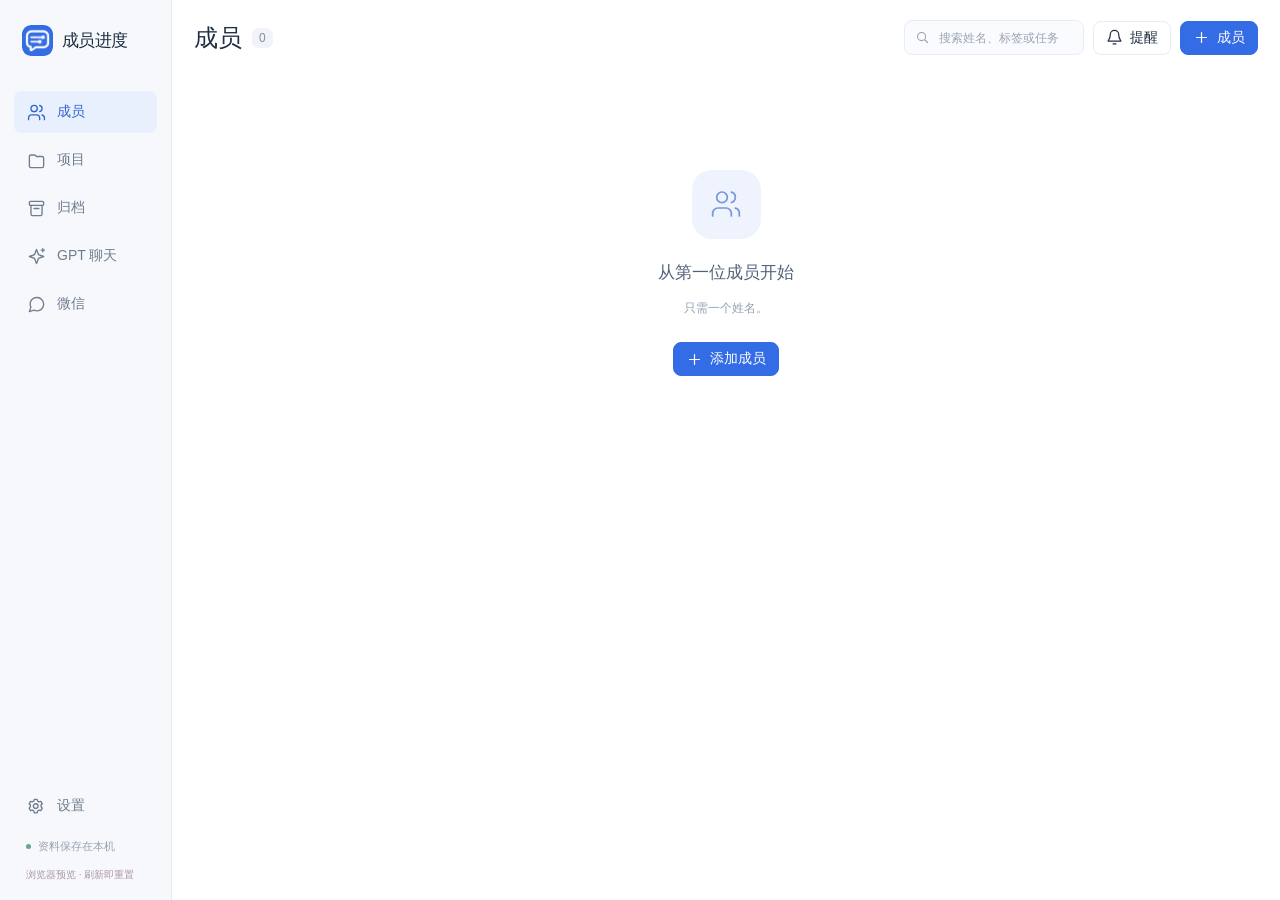
<file: app/web/index.html>
<!doctype html>
<html lang="zh-CN">
<head>
  <meta charset="UTF-8">
  <meta name="viewport" content="width=device-width, initial-scale=1">
  <meta name="color-scheme" content="light">
  <meta http-equiv="Content-Security-Policy" content="default-src 'self'; script-src 'self'; style-src 'self' 'unsafe-inline'; img-src 'self' data: https://student-progress-media.local; connect-src 'none'; object-src 'none'; base-uri 'none'; form-action 'none'">
  <title>成员进度</title>
  <link rel="stylesheet" href="styles.css?v=15">
  <link rel="stylesheet" href="assistant.css?v=15">
  <link rel="stylesheet" href="mobile-settings.css?v=15">
  <script src="mobile-settings.js?v=15" defer></script>
  <script src="preview.js?v=15" defer></script>
  <script src="assistant.js?v=15" defer></script>
  <script src="gantt.js?v=15" defer></script>
  <script src="board-split.js?v=15" defer></script>
  <script src="reminder-display.js?v=15" defer></script>
  <link rel="stylesheet" href="wechat.css?v=15">
  <script src="wechat.js?v=15" defer></script>
  <script src="app.js?v=15" defer></script>
  <link rel="stylesheet" href="reminder-display.css?v=15">
</head>
<body>
  <div class="app-shell">
    <aside id="sidebar" class="sidebar" aria-label="主导航"></aside>
    <main id="main" class="main" aria-live="polite"><div class="loading">正在打开成员进度…</div></main>
  </div>
  <div id="drawer-root"></div>
  <div id="modal-root"></div>
  <div id="toast-root" class="toast-root" role="status" aria-live="polite"></div>
</body>
</html>
</file>
<file: app/web/styles.css>
:root{font-family:Inter,"Segoe UI","Microsoft YaHei UI","Microsoft YaHei",sans-serif;color:#202d42;background:#f7f9fc;font-size:14px;font-synthesis:none;--blue:#346ce5;--blue-soft:#edf3ff;--border:#e7ebf1;--muted:#8b96a7;--text:#202d42;--day:42px;--info:340px}*{box-sizing:border-box}body{margin:0}button,input,textarea,select{font:inherit}button,a,input,textarea,select{-webkit-tap-highlight-color:transparent}button{cursor:pointer}button{display:inline-flex;align-items:center;justify-content:center;gap:7px;border:1px solid var(--border);border-radius:8px;background:white;color:var(--text);min-height:34px;padding:7px 12px;transition:background .15s,border-color .15s}button:hover{background:#f3f6fb;border-color:#ced8e8}button:disabled{opacity:.48;cursor:default}button:focus-visible,a:focus-visible{outline:3px solid #b9cdfa;outline-offset:2px}button.primary{background:var(--blue);color:white;border-color:var(--blue)}button.primary:hover{background:#235ad0}button.ghost{border-color:transparent;background:transparent}button.ghost:hover{background:#eaf0f8}button.text-button{min-height:27px;border:none;background:transparent;color:var(--blue);padding:3px 4px}button.danger{color:#b54848}button.small{font-size:12px;min-height:29px;padding:4px 8px}button.icon-button{width:32px;min-width:32px;height:32px;min-height:32px;padding:6px;border-color:transparent;background:transparent;color:#8290a4}button.icon-button:hover{background:#edf2f8;color:#345a9d}svg.icon{height:17px;width:17px;flex-shrink:0;stroke:currentColor;fill:none;stroke-width:1.7;stroke-linecap:round;stroke-linejoin:round}input,textarea,select{border:1px solid #dfe5ee;background:#fff;color:var(--text);border-radius:8px;outline:none;padding:9px 11px;min-width:0}input:focus,textarea:focus,select:focus{border-color:#83a5f1;box-shadow:0 0 0 3px #eef3ff}input::placeholder,textarea::placeholder{color:#9aa5b4}textarea{resize:vertical;line-height:1.7}input[type=checkbox]{accent-color:var(--blue);width:15px;height:15px;padding:0;cursor:pointer;flex-shrink:0}h1,h2,h3,p{margin:0}h1{font-size:24px;font-weight:650;letter-spacing:-.5px}h2{font-size:19px;font-weight:650}h3{font-size:14px;font-weight:650}.app-shell{display:flex;height:100vh;overflow:hidden}.sidebar{width:172px;flex-shrink:0;background:#f6f8fc;border-right:1px solid var(--border);display:flex;flex-direction:column;padding:25px 14px 17px}.brand{display:flex;align-items:center;gap:9px;font-size:17px;font-weight:650;padding:0 8px 35px;white-space:nowrap;letter-spacing:-.6px}.brand-mark{height:31px;width:31px;background:#346ce5;color:#fff;display:flex;align-items:center;justify-content:center;border-radius:9px;box-shadow:0 4px 9px #346ce521}.brand-mark svg{height:20px;width:20px}.navigation{display:flex;flex-direction:column;gap:6px}.nav-button{justify-content:flex-start;gap:11px;border:0;background:transparent;color:#6f7d90;min-height:42px;font-weight:500;padding-left:13px}.nav-button svg{height:19px;width:19px}.nav-button.active{background:#e8effd;color:#3166d4;font-weight:650}.sidebar-footer{margin-top:auto;display:flex;flex-direction:column;gap:12px}.local-status{font-size:11px;color:#98a2b1;padding:0 12px;display:flex;align-items:center;gap:7px}.status-dot{height:5px;width:5px;flex-shrink:0;border-radius:50%;background:#67a58b}.main{flex:1;min-width:0;background:#fff;display:flex;flex-direction:column;overflow:hidden}.page-header{padding:30px 31px 24px;display:flex;align-items:center;justify-content:space-between;gap:20px}.heading-line{display:flex;align-items:center;gap:11px}.count{background:#f0f3f8;color:#8290a5;border-radius:7px;font-size:12px;padding:3px 7px}.page-subtitle{color:#8a97a9;font-size:12px;margin-top:8px}.header-actions{display:flex;align-items:center;gap:9px}.search-wrap{display:flex;align-items:center;position:relative}.search-wrap svg{position:absolute;left:11px;width:15px;color:#96a2b3;pointer-events:none}.search-wrap input{width:180px;min-height:35px;padding:7px 10px 7px 34px;background:#fafbfe;border-color:#e9edf3;font-size:12px}.page-content{flex:1;min-height:0;overflow:auto;padding:0 31px 24px}.board-controls{display:flex;align-items:center;justify-content:space-between;margin:0 0 14px;color:#8390a3;font-size:12px;min-height:29px}.board-controls-right{display:flex;align-items:center;gap:15px}.today-dot{display:inline-flex;align-items:center;gap:6px;color:#6681ad}.today-dot:before{content:"";width:6px;height:6px;border-radius:100%;background:var(--blue)}.board{border:1px solid var(--border);border-radius:12px;overflow:auto;max-height:100%;position:relative;background:white;scrollbar-width:thin;scrollbar-color:#ced8e7 #f8fafd}.board-inner{min-width:100%;width:calc(var(--info) + var(--days) * var(--day))}.board-header,.student-row{display:grid;grid-template-columns:var(--info) 1fr}.board-header{position:sticky;top:0;z-index:5;background:white}.board-header-label{position:sticky;left:0;background:#fafbfe;z-index:6;color:#8a98aa;font-size:12px;padding:19px 19px;border-right:1px solid var(--border);border-bottom:1px solid var(--border)}.date-header{display:grid;grid-template-columns:repeat(var(--days),var(--day));border-bottom:1px solid var(--border);background:#fafbfe}.date-cell{text-align:center;border-right:1px solid #f0f3f7;padding:8px 0 7px;color:#98a4b4;font-size:10px;position:relative}.date-cell strong{display:block;color:#748195;font-weight:500;font-size:12px;margin-bottom:3px}.date-cell.today{background:#edf3ff;color:var(--blue)}.date-cell.today strong{background:var(--blue);color:#fff;width:21px;height:21px;margin:-1px auto 1px;padding-top:2px;border-radius:50%}.date-cell.weekend{background:#f6f8fc}.date-cell.today.weekend{background:#edf3ff}.student-row{border-bottom:1px solid var(--border);min-height:160px}.student-row:last-child{border-bottom:0}.student-info{position:sticky;left:0;background:#fff;z-index:2;padding:19px 18px 15px;border-right:1px solid var(--border);display:flex;flex-direction:column;gap:10px;min-width:0}.student-heading{display:flex;align-items:center;gap:9px}.avatar{height:31px;width:31px;border-radius:9px;background:#eaf0fb;color:#607db7;display:flex;align-items:center;justify-content:center;font-size:13px;flex-shrink:0}.student-name{font-size:14px;font-weight:650}.grade{color:#8795a7;font-size:11px}.student-heading .icon-button{margin-left:auto}.student-meta{display:flex;gap:5px;flex-wrap:wrap}.tag{border-radius:5px;background:#f0f3f8;color:#7d8ca0;padding:3px 6px;font-size:10px;line-height:1.3;display:inline-flex;align-items:center;gap:3px;max-width:100%;overflow-wrap:anywhere}.tag.blue{background:#edf3ff;color:#4c77ce}.tag.red{background:#fff0ee;color:#ce6251}.tag.amber{background:#fff5e2;color:#ba8b32}.tag.green{background:#eaf6ee;color:#518d68}.current-summary{font-size:12px;color:#526177;line-height:1.8;overflow-wrap:anywhere;white-space:pre-wrap;display:-webkit-box;-webkit-line-clamp:3;-webkit-box-orient:vertical;overflow:hidden}.current-summary.empty{color:#a1adbd}.inline-warnings{display:flex;gap:5px;flex-wrap:wrap}.inline-warnings button{min-height:21px;border:none;border-radius:5px;font-size:10px;padding:3px 6px}.student-actions{display:flex;align-items:center;gap:9px;margin-top:auto}.student-actions .archive-button{min-height:27px;border:0;background:#eff4ff;color:#4877d7;font-size:11px;padding:5px 9px;border-radius:6px}.student-actions .archive-button:hover{background:#e0ebff}.student-actions .archive-button svg{width:13px;height:13px}.student-actions .quiet{border:0;padding:4px 1px;min-height:24px;background:transparent;color:#94a0b1;font-size:11px}.student-actions .quiet:hover{color:#346ce5}.timeline{position:relative;padding:17px 0 14px;background:repeating-linear-gradient(to right,transparent 0,transparent calc(var(--day) - 1px),#f0f3f8 calc(var(--day) - 1px),#f0f3f8 var(--day));min-width:0}.today-line{position:absolute;top:0;bottom:0;left:calc(var(--today) * var(--day) + var(--day) / 2);width:1px;background:#8db0f6;pointer-events:none;z-index:1}.today-line:before{content:"";position:absolute;top:0;left:-3px;width:7px;height:7px;border-radius:0 0 5px 5px;background:#7b9fe8}.task-lane{height:33px;position:relative;z-index:2}.task-bar{position:absolute;left:calc(var(--offset) * var(--day) + 5px);width:calc(var(--span) * var(--day) - 10px);min-width:150px;max-width:calc(100% - var(--offset) * var(--day) - 8px);height:26px;border-radius:6px;background:#edf3ff;border:1px solid #dbe6fd;display:flex;align-items:center;padding:0 7px;gap:7px;font-size:11px;color:#5577b4;overflow:hidden}.task-bar.overdue{background:#fff2ee;border-color:#f9dfd6;color:#bf715b}.task-bar.blocked{background:#fff8e9;border-color:#f4e6c8;color:#a18550}.task-bar.done{background:#f5f7fa;border-color:#e7ebf0;color:#a5b0bf}.task-bar.done .task-title{text-decoration:line-through}.task-bar.unplanned{left:8px;width:260px;background:#fafbfe;border-style:dashed;border-color:#dce3ec;color:#8392a8}.task-check{height:14px;width:14px;border:1.4px solid currentColor;border-radius:4px;min-height:14px;min-width:14px;padding:0;background:#ffffff80;color:inherit;flex-shrink:0}.task-check svg{height:11px;width:11px}.task-check.checked{background:#a8b7cb;border-color:#a8b7cb;color:#fff}.task-title{min-width:0;white-space:nowrap;overflow:hidden;text-overflow:ellipsis;background:none;border:0;padding:0;min-height:22px;display:block;color:inherit;font:inherit;text-align:left}.task-title:hover{background:none;text-decoration:underline}.task-bar .task-archive{margin-left:auto;color:inherit;opacity:0;min-width:19px;height:20px;min-height:20px;width:20px;padding:2px;border:0;background:transparent}.task-bar:hover .task-archive,.task-bar:focus-within .task-archive{opacity:.9}.task-archive svg{width:12px;height:12px}.task-date-marker{position:absolute;top:6px;width:11px;height:11px;border-radius:3px;transform:rotate(45deg);left:calc(var(--offset) * var(--day) + 16px);background:#b8cef7}.no-tasks{position:sticky;left:14px;width:max-content;font-size:11px;color:#b0bac8;padding:7px 0 0 17px}.inline-task-add{display:flex;align-items:center;gap:6px;margin-top:0}.inline-task-add input{width:100%;padding:6px 8px;font-size:11px;background:#fafbfe;border-color:#e6edf8}.inline-task-add button{min-height:28px;padding:4px 6px}.inline-task-add button svg{height:13px;width:13px}.empty-state{display:flex;align-items:center;justify-content:center;flex-direction:column;text-align:center;min-height:400px;padding:35px;gap:13px;color:#92a0b3}.empty-state .empty-icon{height:69px;width:69px;background:#eef3fd;color:#7798d9;border-radius:20px;margin-bottom:9px;display:flex;align-items:center;justify-content:center}.empty-state .empty-icon svg{height:32px;width:32px;stroke-width:1.3}.empty-state h2{font-size:17px;color:#536279;font-weight:550}.empty-state p{font-size:12px;line-height:1.9;max-width:350px}.empty-state button{margin-top:10px}.empty-state.compact{min-height:230px;padding:25px}.empty-state.compact .empty-icon{height:48px;width:48px;border-radius:14px}.empty-state.compact .empty-icon svg{height:25px;width:25px}.project-layout{display:grid;grid-template-columns:218px 1fr;gap:20px;min-height:100%}.project-list{border-right:1px solid var(--border);padding-right:17px}.project-item{display:flex;align-items:flex-start;text-align:left;width:100%;background:transparent;border:0;border-radius:9px;padding:13px;gap:10px;margin-bottom:6px}.project-item.selected{background:#eff4ff}.project-item strong{display:block;font-size:13px;font-weight:600;line-height:1.5}.project-item span{display:block;color:#94a1b3;font-size:11px;margin-top:5px}.project-icon{height:28px;width:28px;border-radius:7px;background:#f1f4fa;color:#7c97c6;display:flex;align-items:center;justify-content:center}.project-detail{padding:9px 5px}.project-title-row{display:flex;align-items:center;justify-content:space-between;gap:15px}.project-members{display:flex;flex-wrap:wrap;gap:6px;margin:15px 0 22px}.project-summary{background:#f7f9fd;border:1px solid #edf1f8;border-radius:10px;padding:15px 17px;font-size:13px;line-height:1.9;color:#65778f;white-space:pre-wrap;margin-bottom:25px}.section-heading{display:flex;align-items:center;justify-content:space-between;margin-bottom:11px}.section-heading span{font-size:11px;color:#9aa6b7}.simple-task-list{border-top:1px solid var(--border);margin-bottom:15px}.simple-task{display:flex;align-items:center;gap:10px;padding:13px 3px;border-bottom:1px solid var(--border);font-size:13px}.simple-task .task-check{color:#93a5bd;width:16px;height:16px;min-width:16px;min-height:16px}.simple-task .task-title{color:#53637c;font-size:13px}.simple-task.done .task-title{text-decoration:line-through;color:#a0adbd}.simple-task .task-meta{margin-left:auto;display:flex;align-items:center;gap:7px;flex-shrink:0}.simple-task .task-archive{opacity:1;border:0;color:#7592c6;padding:4px 7px;min-height:27px;font-size:11px}.task-date-label{color:#8d9bb0;font-size:11px;white-space:nowrap}.wide-task-add{display:flex;align-items:center;gap:10px;margin-top:10px}.wide-task-add input{flex:1;border-style:dashed;font-size:12px;padding:10px}.wide-task-add button{font-size:12px}.archive-list{display:flex;flex-direction:column;gap:10px;max-width:940px;margin:auto}.archive-card{display:flex;gap:16px;align-items:flex-start;padding:20px;border:1px solid var(--border);border-radius:11px;text-align:left;background:white;width:100%}.archive-card:hover{background:#fbfcff;border-color:#d5e1f7}.archive-card .avatar{margin-top:1px}.archive-card-body{min-width:0;flex:1}.archive-card-heading{display:flex;justify-content:space-between;gap:12px;align-items:center}.archive-card-heading strong{font-size:13px;font-weight:600}.archive-card-heading time{font-size:11px;color:#a0abba;flex-shrink:0}.archive-card p{font-size:12px;color:#7c8ca3;line-height:1.8;margin-top:9px;display:-webkit-box;-webkit-line-clamp:2;-webkit-box-orient:vertical;overflow:hidden;white-space:pre-wrap;overflow-wrap:anywhere}.archive-filter{display:flex;gap:7px;margin-bottom:20px}.archive-filter button{font-size:12px;min-height:29px;padding:4px 10px;border-color:transparent;background:#f5f7fb;color:#8a98ac}.archive-filter button.active{background:#eaf1ff;color:#4775cd}.drawer-backdrop{position:fixed;inset:0;background:#27375626;z-index:20;animation:none}.drawer{position:fixed;right:0;top:0;bottom:0;width:520px;max-width:100%;background:#fff;z-index:21;border-left:1px solid #e1e8f1;box-shadow:-8px 0 35px #243a6710;display:flex;flex-direction:column;animation:none}.drawer-header{padding:23px 24px 17px;border-bottom:1px solid var(--border)}.drawer-title-row{display:flex;align-items:center;justify-content:space-between}.drawer-person{display:flex;align-items:center;gap:11px}.drawer-person h2{font-size:17px;line-height:1.5}.drawer-person .grade{font-size:11px}.drawer-header-actions{display:flex;align-items:center;gap:3px}.drawer-tabs{display:flex;gap:21px;margin-top:17px}.drawer-tabs button{border:0;border-radius:0;padding:0 0 9px;min-height:27px;margin-bottom:-18px;color:#96a2b4;font-size:12px;background:transparent}.drawer-tabs button.active{border-bottom:2px solid #4b7adc;color:#3567c5;font-weight:600}.chat-messages{flex:1;min-height:0;overflow:auto;padding:22px 22px 10px;background:#f7f9fc;scroll-behavior:auto}.chat-date{text-align:center;font-size:10px;color:#a4adbb;margin:0 0 23px}.chat-message{display:flex;gap:9px;align-items:flex-start;margin-bottom:21px}.chat-message.user{flex-direction:row-reverse}.chat-avatar{height:29px;width:29px;flex-shrink:0;background:#dfeafa;color:#6a8bba;display:flex;align-items:center;justify-content:center;font-size:10px;border-radius:8px}.chat-message.assistant .chat-avatar{background:#fff;border:1px solid #e0e8f7;color:#6e93d5}.chat-avatar svg{height:16px;width:16px}.bubble-wrap{max-width:calc(100% - 40px);min-width:0}.bubble-meta{display:flex;justify-content:space-between;gap:15px;color:#99a6b8;font-size:10px;margin-bottom:6px}.user .bubble-meta{justify-content:flex-end}.chat-bubble{background:#fff;border:1px solid #e5ebf4;border-radius:2px 12px 12px 12px;padding:12px 14px;color:#52637c;font-size:12px;line-height:1.85;overflow-wrap:anywhere;white-space:pre-wrap;user-select:text}.user .chat-bubble{background:#e7efff;border-color:#dce7fb;border-radius:12px 2px 12px 12px;color:#4b6386}.attachment-card{white-space:normal;display:flex;align-items:center;gap:10px;border:1px solid #dfe6f2;background:#ffffff99;border-radius:7px;padding:10px 11px;text-align:left;width:100%;margin-top:8px;min-width:165px;max-width:305px}.attachment-card:first-child{margin-top:0}.attachment-icon{height:30px;width:27px;flex-shrink:0;display:flex;align-items:center;justify-content:center;color:#7190c6;background:#edf3ff;border-radius:5px}.attachment-info{min-width:0}.attachment-info strong{display:block;font-size:11px;color:#647895;font-weight:500;word-break:break-all}.attachment-info small{display:block;font-size:9px;color:#97a7be;margin-top:3px;line-height:1.5}.suggestion-label{font-size:10px;color:#8494aa;margin:10px 0 6px}.suggestions{display:flex;flex-direction:column;align-items:flex-start;gap:6px}.suggestion-chip{font-size:11px;color:#547ac0;background:#f3f7ff;border:1px solid #dce7fa;padding:6px 9px;min-height:27px;text-align:left;justify-content:flex-start;white-space:normal;max-width:100%;line-height:1.6}.suggestion-chip svg{height:12px;width:12px}.summary-state{display:flex;align-items:flex-start;gap:9px;padding:2px 0 20px 38px;font-size:11px;color:#8c9bb1;line-height:1.6}.summary-state.error{color:#b77b69}.summary-state .text-button{font-size:11px;padding:0;min-height:18px;margin-left:auto;flex-shrink:0}.spinner{border:2px solid #dae5f8;border-top-color:#7999d5;width:12px;height:12px;border-radius:100%;animation:spin 1s linear infinite;margin-top:2px;flex-shrink:0}.chat-intro{text-align:center;color:#9aa7b9;padding:34px 16px;line-height:2;font-size:12px}.chat-intro .intro-icon{display:flex;justify-content:center;color:#a1b8de;margin-bottom:16px}.chat-intro svg{height:34px;width:34px;stroke-width:1.2}.chat-intro strong{display:block;color:#72859f;font-size:13px;font-weight:500;margin-bottom:6px}.composer{padding:13px 21px 15px;border-top:1px solid var(--border);background:white}.composer-top{display:flex;align-items:center;justify-content:space-between;gap:12px;color:#a1adbd;font-size:10px;margin-bottom:4px}.composer-top button{font-size:11px;min-height:25px;padding:3px 0;border:0;color:#8b9db5;background:transparent}.composer-top svg{width:15px;height:15px}.composer textarea{border:0;box-shadow:none;padding:7px 0;width:100%;min-height:63px;max-height:180px;resize:none;font-size:12px;line-height:1.8}.composer textarea:focus{box-shadow:none}.composer textarea::placeholder{color:#a3afbf}.composer-footer{display:flex;align-items:center;justify-content:space-between;gap:10px}.composer-hint{color:#b0b9c6;font-size:9px}.composer-footer .primary{min-height:31px;font-size:11px;padding:6px 14px}.composer-footer .primary svg{width:13px;height:13px}.composer-files{display:flex;gap:6px;flex-wrap:wrap;padding:4px 0}.draft-file{display:flex;align-items:center;gap:6px;border:1px solid #e1e8f4;border-radius:6px;background:#f5f8fd;font-size:10px;color:#7d90ad;padding:5px 7px;max-width:100%}.draft-file span{overflow:hidden;text-overflow:ellipsis;white-space:nowrap;max-width:245px}.draft-file button{width:16px;height:16px;min-height:16px;border:0;background:transparent;padding:0;color:#a1afc4}.draft-file svg{height:11px;width:11px}.task-context{display:flex;align-items:center;gap:7px;background:#edf3ff;border:1px solid #dce7fc;border-radius:6px;padding:7px 9px;margin-bottom:8px;font-size:10px;color:#6c8fc9}.task-context strong{font-weight:500;overflow:hidden;text-overflow:ellipsis;white-space:nowrap}.task-context .icon-button{width:19px;min-width:19px;height:19px;min-height:19px;padding:2px;margin-left:auto}.drop-overlay{position:absolute;inset:84px 10px 10px;background:#f0f5fff2;border:2px dashed #9ab6ed;border-radius:13px;z-index:30;display:flex;align-items:center;justify-content:center;color:#5d82ca;font-size:15px;pointer-events:none}.drawer-profile{flex:1;overflow:auto;padding:23px}.profile-field{margin-bottom:21px}.profile-field label{display:block;color:#9aa7b9;font-size:11px;margin-bottom:7px}.profile-field p{font-size:13px;color:#596d87;line-height:1.9;white-space:pre-wrap;overflow-wrap:anywhere}.profile-task-section{margin-top:30px}.modal-backdrop{position:fixed;inset:0;background:#21345236;z-index:40;display:flex;align-items:center;justify-content:center;padding:28px;animation:fade-in .14s}.modal{width:450px;max-width:100%;max-height:90vh;display:flex;flex-direction:column;background:white;border-radius:15px;box-shadow:0 18px 80px #17345926;overflow:hidden}.modal.wide{width:620px}.modal-header{display:flex;align-items:center;justify-content:space-between;padding:21px 24px 16px;border-bottom:1px solid #eff2f6}.modal-header h2{font-size:16px}.modal-body{padding:22px 24px;overflow:auto}.modal-footer{display:flex;align-items:center;justify-content:flex-end;gap:9px;padding:15px 24px;border-top:1px solid #eff2f6}.form-field{margin-bottom:17px}.form-field:last-child{margin-bottom:0}.form-field label{display:block;font-size:12px;color:#697c97;margin-bottom:7px}.form-field input,.form-field textarea,.form-field select{width:100%;font-size:13px}.optional{color:#a4aebb;font-size:10px;font-weight:normal;margin-left:5px}.field-hint{font-size:10px;color:#9aa7b7;line-height:1.8;margin-top:6px}.form-row{display:flex;gap:13px}.form-row .form-field{flex:1;min-width:0}.member-options{display:flex;flex-wrap:wrap;gap:7px}.member-option{display:flex;align-items:center;gap:6px;padding:7px 9px;border:1px solid #e3e9f2;border-radius:7px;color:#7b8da6;font-size:12px;cursor:pointer}.member-option:has(input:checked){background:#eef4ff;border-color:#b9cdf4;color:#537abc}.member-option input{margin:0;width:13px;height:13px}.member-option small{color:#9eacbe;font-size:10px}.detail-note{font-size:11px;color:#93a0b4;line-height:1.8;margin-bottom:19px}.alarm-add{background:#f7f9fd;border:1px solid #e8eef8;border-radius:10px;padding:15px;margin-bottom:22px}.alarm-add input,.alarm-add select{font-size:12px}.alarm-add-top{display:flex;gap:8px;margin-bottom:10px}.alarm-add-top input{flex:1;width:100%}.alarm-add-top select{max-width:145px}.alarm-add-time{display:flex;gap:8px;align-items:center}.alarm-add-time input{flex:1;min-width:0}.alarm-add-time select{width:100px}.alarm-add-time button{font-size:12px;flex-shrink:0}.quick-presets{display:flex;gap:7px;flex-wrap:wrap;margin:10px 0 0}.quick-presets button{font-size:10px;min-height:23px;padding:3px 7px;border-color:#e2e9f4;background:#fff;color:#8b9db8}.alarm-list-heading{display:flex;align-items:center;justify-content:space-between;margin-bottom:9px}.alarm-list-heading h3{font-size:12px;color:#8293ad}.alarm-item{display:flex;gap:11px;align-items:center;border-bottom:1px solid var(--border);padding:13px 0}.alarm-item:last-child{border:0}.alarm-main{flex:1;min-width:0}.alarm-main strong{font-size:12px;font-weight:500;color:#586c89;display:block;line-height:1.6;word-break:break-word}.alarm-main small{font-size:10px;color:#9ca9bd;display:block;margin-top:5px;line-height:1.6}.alarm-item.off{opacity:.55}.toggle{height:19px;width:33px;border:0;border-radius:20px;background:#dce4ef;min-height:19px;padding:2px;justify-content:flex-start;flex-shrink:0}.toggle:after{content:"";width:15px;height:15px;border-radius:50%;background:white;box-shadow:0 1px 3px #00000010}.toggle.on{background:#6793e6;justify-content:flex-end}.alarm-actions{display:flex;align-items:center;gap:0}.alarm-actions .icon-button{width:26px;min-width:26px;height:26px;min-height:26px;padding:5px}.notification-note{font-size:10px;color:#a2adbd;line-height:1.8;margin-top:15px}.settings-section+.settings-section{border-top:1px solid var(--border);margin-top:22px;padding-top:22px}.settings-section h3{font-size:13px;margin-bottom:12px}.settings-status{display:flex;align-items:center;gap:7px;font-size:11px;color:#8ba092;margin-bottom:13px}.settings-buttons{display:flex;gap:8px;flex-wrap:wrap}.settings-buttons button{font-size:12px}.settings-section details summary{cursor:pointer;color:#8294ad;font-size:11px;padding:13px 0;list-style:none}.settings-section details summary:before{content:"›";display:inline-block;margin-right:6px}.settings-section details[open] summary:before{transform:rotate(90deg)}.settings-section .data-path{font-size:10px;color:#a1adbe;margin:12px 0 0;overflow-wrap:anywhere;line-height:1.8}.toast-root{position:fixed;left:50%;bottom:28px;transform:translateX(-50%);z-index:100;display:flex;flex-direction:column;align-items:center;gap:8px;pointer-events:none}.toast{background:#314158ed;color:#fff;border-radius:9px;padding:11px 19px;box-shadow:0 4px 18px #23364a18;font-size:12px;max-width:min(520px,90vw);line-height:1.7;animation:fade-in .15s}.toast.error{background:#8f554fed}.loading{padding:70px;text-align:center;color:#92a2b7}.hidden{display:none!important}.preview-note{font-size:10px;color:#aa97aa;padding:0 12px;line-height:1.7}.inline-error{font-size:11px;color:#b77463;padding:8px 0;line-height:1.7}.quiet-note{color:#a3afbe;font-size:11px;line-height:1.8}.completion-note{margin-left:auto;color:#99a8bd;font-size:10px}.archived-task-context{color:#8d9fba;font-size:10px;margin-bottom:7px}.back-link{color:#8c9eb8;font-size:11px}.summary-pill{display:inline-flex;align-items:center;gap:4px;font-size:9px;color:#9faabd;margin-left:auto}.summary-pill .spinner{width:9px;height:9px;border-width:1px;margin:0}.file-input{display:none}.no-results{padding:65px 20px;text-align:center;color:#9aa7b9;font-size:13px}@keyframes fade-in{from{opacity:0}to{opacity:1}}@keyframes slide-in{from{transform:translateX(25px);opacity:.4}to{transform:translateX(0);opacity:1}}@keyframes spin{to{transform:rotate(360deg)}}@media(min-width:1500px){:root{--info:375px}.sidebar{width:185px}.page-header{padding-left:38px;padding-right:38px}.page-content{padding-left:38px;padding-right:38px}.drawer{width:560px}}@media(max-width:1050px){.sidebar{width:145px;padding-left:10px;padding-right:10px}.brand{font-size:15px;padding-left:5px}.brand-mark{width:27px;height:27px}.page-header{padding:24px 22px 21px}.page-content{padding:0 22px 22px}.search-wrap input{width:145px}.header-actions{gap:6px}:root{--info:290px}.student-info{padding:16px 14px 14px}.project-layout{grid-template-columns:175px 1fr;gap:15px}.project-list{padding-right:12px}}@media(max-width:760px){.sidebar{width:62px;padding:21px 8px}.brand{padding:0 7px 28px}.brand-label,.nav-label,.local-status,.preview-note{display:none}.nav-button{justify-content:center;padding:10px}.nav-button.active{border-radius:9px}.sidebar-footer .nav-button{padding:8px}.page-header{padding:22px 17px 18px;flex-wrap:wrap;gap:16px}.page-content{padding:0 17px 17px}.header-actions{width:100%}.search-wrap{flex:1}.search-wrap input{width:100%}.page-subtitle{font-size:11px}.project-layout{display:block}.project-list{display:flex;border:0;overflow:auto;padding:0;margin-bottom:15px;gap:5px}.project-item{min-width:150px;margin:0}.project-detail{padding:0}.drawer{width:min(520px,100%)}.modal-backdrop{padding:15px}.modal-body{padding:18px}.modal-header{padding:18px}.modal-footer{padding:14px 18px}.alarm-add-time{flex-wrap:wrap}.alarm-add-time input{min-width:185px}.alarm-add-top{flex-wrap:wrap}.alarm-add-top select{max-width:100%;width:100%}}

.optional-details{margin-top:-1px}.optional-details summary{cursor:pointer;color:#8395ae;font-size:12px;padding:4px 0 4px;list-style:none}.optional-details summary:before{content:"›";display:inline-block;margin-right:8px;transition:transform .15s}.optional-details[open] summary:before{transform:rotate(90deg)}.optional-details[open] summary{padding-bottom:18px}.optional-details summary:focus-visible{outline:2px solid #bfd1f4;outline-offset:5px}

/* Compact roster and direct date gestures. */
:root{--day:34px;--info:62vw}
.page-header{padding-top:20px;padding-bottom:18px}.page-content{padding-left:22px;padding-right:22px}.page-header{padding-left:22px;padding-right:22px}.board-controls{margin-bottom:8px;min-height:25px}.board-controls-right{gap:10px}.board{max-height:calc(100% - 34px);border-radius:9px}.board-header-label{padding:13px 14px;font-size:11px}.date-cell{display:block;min-height:44px;padding:5px 0;border:0;border-right:1px solid #edf0f5;border-radius:0;background:#fafbfe;color:#929fb0;font-size:9px}.date-cell strong{font-size:11px;margin-bottom:2px}.date-cell:hover{background:#e9f0ff}.date-cell.today strong{height:19px;width:19px;padding-top:2px;font-size:11px}.student-row{height:60px;min-height:60px;max-height:60px}.student-info{height:59px;padding:0 13px;display:flex;flex-direction:column;justify-content:center;gap:0;overflow:hidden}.student-heading{gap:8px;min-width:0;max-width:100%;width:100%}.student-name{border:0;background:transparent;min-height:27px;padding:3px 0;border-radius:3px;font-size:13px;line-height:1.5;font-weight:650;white-space:nowrap;flex-shrink:0;max-width:110px;overflow:hidden;text-overflow:ellipsis;display:block;text-align:left;color:#253752}.student-name:hover{background:transparent;color:var(--blue);text-decoration:underline}.student-heading .grade{white-space:nowrap;flex-shrink:0;font-size:10px}.student-heading .student-meta{flex-wrap:nowrap;max-width:122px;flex-shrink:0;gap:4px;overflow:hidden;align-items:center}.student-heading .student-meta .tag{max-width:60px;white-space:nowrap;text-overflow:ellipsis;overflow:hidden;font-size:9px;padding:2px 4px}.meta-more{font-size:9px;color:#8e9bad}.current-summary{flex:1;min-width:35px;display:block;white-space:nowrap;overflow:hidden;text-overflow:ellipsis;line-height:1.6;font-size:12px}.student-info:has(.inline-warnings) .student-heading,.student-info:has(.task-count) .student-heading{margin-top:-15px}.inline-warnings{position:absolute;left:13px;bottom:5px;max-width:calc(100% - 120px);white-space:nowrap;flex-wrap:nowrap;overflow:hidden;gap:4px}.inline-warnings button{min-height:17px;font-size:9px;padding:2px 5px;line-height:1.25;white-space:nowrap;flex-shrink:0}.task-count{position:absolute;right:10px;bottom:4px;min-height:19px;padding:2px 3px;font-size:9px;border:0;background:transparent;color:#8497b4;line-height:1.3}.summary-pill{margin-left:0}.summary-error{color:#ac806d;font-size:9px;min-height:18px;padding:2px 3px;border:0;background:transparent;white-space:nowrap}.timeline{height:59px;padding:4px 0 3px;overflow:hidden;touch-action:none}.timeline-day{position:absolute;top:0;bottom:0;left:calc(var(--offset) * var(--day));width:var(--day);min-height:0;padding:0;border:0;border-right:1px solid #eff2f7;border-radius:0;background:transparent;z-index:0;touch-action:none}.timeline-day:hover,.timeline-day:focus-visible{background:#eef4ff}.task-lane{height:25px;pointer-events:none;z-index:2}.task-bar{height:22px;min-width:0;max-width:none;left:calc(var(--offset) * var(--day) + 2px);width:calc(var(--span) * var(--day) - 4px);border-radius:4px;padding:0 6px;gap:5px;pointer-events:auto;touch-action:none;cursor:grab;font-size:10px;user-select:none}.task-bar .task-title{flex:1;min-width:0;font-size:10px;cursor:grab;min-height:20px}.task-bar .task-check{width:12px;height:12px;min-width:12px;min-height:12px;border-radius:3px}.task-bar .task-check svg{width:9px;height:9px}.task-bar .task-archive{height:17px;min-height:17px;min-width:16px;width:16px;padding:1px}.task-bar.single-day{padding:0 7px}.task-bar.single-day .task-title,.task-bar.single-day .task-archive{display:none}.task-resize{position:absolute;top:0;bottom:0;width:4px;cursor:ew-resize;z-index:4}.task-resize.start{left:0}.task-resize.end{right:0}.task-bar:hover .task-resize{background:#6a92d440}.task-bar.dragging{opacity:.8;cursor:grabbing;box-shadow:0 0 0 2px #82a6e9}.timeline-selection{position:absolute;top:3px;bottom:3px;left:calc(var(--offset) * var(--day) + 1px);width:calc(var(--span) * var(--day) - 2px);background:#5d8eec24;border:1px solid #759de8;border-radius:4px;pointer-events:none;z-index:3}.timeline-dragging,.timeline-dragging *{user-select:none!important}.timeline-dragging .timeline-day{cursor:crosshair}.today-line{z-index:1}.recent-labels{display:flex;gap:6px;flex-wrap:wrap;margin:-6px 0 15px}.label-chip{font-size:11px;min-height:25px;border-color:#e1e8f3;background:#f5f8fd;color:#607da9;padding:3px 8px;border-radius:6px;max-width:100%;overflow-wrap:anywhere}.label-chip:hover{background:#eaf2ff;border-color:#b5cdf7;color:#3769ba}.alarm-add .recent-labels{margin:0 0 12px}.alarm-selected-time{display:flex;align-items:center;justify-content:space-between;gap:10px;margin:4px 0 12px}.alarm-selected-time strong{font-size:12px;color:#5d7293;font-weight:500;white-space:nowrap}.time-presets{display:flex;gap:5px;flex-wrap:wrap}.time-presets button{font-size:11px;min-height:26px;padding:4px 7px;background:#fff}.time-presets button.selected{color:#386acc;background:#edf3ff;border-color:#c5d8fc}.selected-date-range{display:flex;align-items:center;gap:7px;color:#6d84a4;background:#f4f7fc;border-radius:7px;padding:10px 12px;font-size:12px;margin-bottom:18px}.modal-delete{margin-right:auto}.delete-confirmation{font-size:13px;line-height:1.9;color:#5b6b82}.profile-buttons{display:flex;gap:12px;justify-content:space-between}.simple-task .task-delete{width:24px;min-width:24px;height:25px;min-height:25px;padding:5px;color:#a1adbc}.simple-task .task-delete:hover{color:#b95e58;background:#fff0ee}.simple-task .task-delete svg{height:14px;width:14px}.task-meta .tag{max-width:90px;overflow:hidden;text-overflow:ellipsis;white-space:nowrap}.undo-toast{pointer-events:auto;display:flex;align-items:center;gap:17px}.undo-toast button{color:#c5d9ff;background:transparent;border:0;min-height:24px;padding:2px 0;font-size:12px}.archived-notice{border-top:1px solid var(--border);padding:14px 22px;background:#fbfcfe;color:#97a2b1;font-size:11px;text-align:center}.modal-backdrop{animation:none}.composer-top span{cursor:default}.drawer-profile .student-meta{margin-bottom:0}
@media(min-width:1500px){.page-header,.page-content{padding-left:26px;padding-right:26px}}
@media(max-width:1050px){.student-info{padding:0 11px}.student-heading{gap:6px}.student-heading .student-meta{max-width:80px}.student-heading .student-meta .tag{max-width:45px}.student-name{max-width:90px}.current-summary{font-size:11px}.inline-warnings{left:11px}.sidebar{width:135px}}
@media(max-width:760px){.sidebar{width:62px}.page-header{padding-top:17px;padding-bottom:13px}.page-content{padding-left:12px;padding-right:12px}.student-heading .student-meta{max-width:58px}.student-heading .grade{font-size:9px}.student-name{font-size:12px}.alarm-selected-time{align-items:flex-start;flex-direction:column}}

/* Fixed student metadata; all horizontal movement belongs to the date pane. */
.students-page{display:flex;flex-direction:column;overflow:hidden}.students-page .board-controls{flex-shrink:0}.board{display:grid;grid-template-columns:var(--info) minmax(0,1fr);flex:1;min-height:0;max-height:none;overflow:hidden;--gantt-scrollbar:12px}.student-fixed{display:flex;flex-direction:column;min-width:0;min-height:0;padding-bottom:var(--gantt-scrollbar);border-right:1px solid var(--border);position:relative;z-index:3;background:#fff}.student-fixed .board-header-label{position:relative;flex-shrink:0;height:45px;padding:14px 13px;border-right:0;z-index:5}.student-list{flex:1;min-height:0;overflow:hidden;scrollbar-width:none}.student-row{display:block;grid-template-columns:none;position:relative;border-bottom:1px solid var(--border);height:60px;min-height:60px}.student-row.editing{z-index:8}.student-row:last-child{border-bottom:1px solid var(--border)}.student-info{position:relative;left:auto;border-right:0;overflow:visible;z-index:auto}.gantt-scroll{overflow:auto;min-width:0;min-height:0;height:100%;scrollbar-width:thin;scrollbar-color:#cad5e5 #f8fafd;position:relative;overscroll-behavior:contain}.gantt-inner{width:calc(var(--days) * var(--day));min-width:100%}.gantt-scroll .date-header{height:45px;position:sticky;top:0;z-index:5}.timeline-row{height:60px;border-bottom:1px solid var(--border)}.timeline-row .timeline{height:59px}.brand-mark{background:transparent;box-shadow:none;overflow:hidden}.brand-mark img{display:block;width:100%;height:100%;object-fit:contain;border-radius:8px}
/* Editing controls stay next to the text and only appear on demand. */
.inline-field{display:inline-flex;position:relative;min-width:0;max-width:100%;vertical-align:middle}.field-display{min-width:0;max-width:100%;min-height:22px;padding:2px 3px;margin:-2px -3px;border:1px solid transparent;border-radius:4px;background:transparent;text-align:left;justify-content:flex-start;font:inherit;line-height:inherit;white-space:pre-wrap;overflow-wrap:anywhere}.field-display:hover{border-color:#d5e2f5;background:#f5f8fe}.field-display.empty{color:#a0adbf}.inline-grade{flex-shrink:0}.inline-grade .field-display{font-size:10px;color:#8392a6;white-space:nowrap}.inline-tags{flex-shrink:0;max-width:126px}.inline-tags .student-meta{display:flex;flex-wrap:nowrap;max-width:100%;gap:4px;margin:0}.inline-tags .student-meta .tag{white-space:nowrap;max-width:65px;overflow:hidden;text-overflow:ellipsis;font-size:9px;padding:2px 4px}.inline-currentSummary{flex:1;min-width:45px}.inline-currentSummary .current-summary{display:block;flex:none;width:100%;white-space:nowrap;text-overflow:ellipsis;overflow:hidden;line-height:1.7;font-size:12px}.inline-field.is-editing{z-index:12}.inline-edit{display:flex;position:relative;align-items:flex-start;flex-wrap:wrap;gap:4px;background:#fff;border:1px solid #9dbbec;border-radius:6px;padding:4px;box-shadow:0 3px 12px #34578019;min-width:110px;width:100%}.inline-edit input,.inline-edit textarea{font-size:12px;line-height:1.6;border:0;border-radius:3px;padding:2px 4px;box-shadow:none;flex:1;width:calc(100% - 44px);min-width:0;resize:none;color:#334a6b}.inline-edit textarea{min-height:44px;max-height:180px}.inline-edit input:focus,.inline-edit textarea:focus{box-shadow:none}.inline-edit-actions{display:flex;gap:0;margin-left:auto}.inline-edit-actions button{min-height:20px;height:20px;width:20px;padding:3px;border:0;background:transparent;color:#708bb4}.inline-edit-actions button svg{height:13px;width:13px}.inline-edit-actions button:hover{background:#edf3ff;color:#3568bd}.inline-edit.has-error{border-color:#d59385}.inline-edit-error{display:block;flex-basis:100%;font-size:10px;line-height:1.5;color:#bc6c5e;padding:0 3px}.inline-recent-labels{display:flex;flex-wrap:wrap;gap:3px;flex-basis:100%}.inline-recent-labels:empty{display:none}.inline-recent-labels button{font-size:9px;min-height:19px;padding:1px 5px;background:#f2f6fd;color:#6b87b1;border-color:#e4ebf7}.inline-field[data-location=main] .inline-edit{position:absolute;left:-3px;top:-16px;min-width:140px}.inline-field[data-location=main].inline-currentSummary .inline-edit{min-width:190px;top:-20px}.inline-field[data-location=main].inline-tags .inline-edit{min-width:210px}.inline-field[data-location=main].is-editing{min-height:22px}.inline-field[data-location=main].inline-grade.is-editing{min-width:55px}.inline-field[data-location=main].inline-tags.is-editing{min-width:75px}.drawer-person>div:last-child{min-width:0}.drawer-person h2{min-width:0}.drawer-person .inline-name{max-width:175px}.profile-name{font-weight:650;font-size:17px;line-height:1.5}.drawer-person .inline-grade{margin-top:3px}.drawer-person .inline-edit{min-width:140px}.drawer-person .inline-name.is-editing{max-width:190px}.drawer-profile .inline-field{display:block;width:100%;max-width:none}.drawer-profile .inline-tags .student-meta{flex-wrap:wrap;font-size:12px;min-height:25px}.drawer-profile .inline-tags .student-meta .tag{max-width:none;font-size:10px}.profile-paragraph{display:block;width:100%;white-space:pre-wrap;overflow-wrap:anywhere;line-height:1.9;font-size:13px;color:#596d87}.drawer-profile .inline-edit{width:100%;min-width:0}.drawer-profile .inline-edit textarea{font-size:13px;line-height:1.85}.reference-archive{font-size:10px!important;min-height:27px!important;padding:4px 6px!important;color:#6486bf;gap:4px}.reference-archive svg{width:13px;height:13px}.monthly-anchor{font-size:10px;color:#8497b1;margin-top:9px}.profile-buttons{justify-content:flex-end}
@media(max-width:1050px){.inline-tags{max-width:95px}.inline-tags .student-meta .tag{max-width:45px}.inline-currentSummary .current-summary{font-size:11px}.inline-grade .field-display{font-size:9px}.student-fixed .board-header-label{padding-left:11px}.inline-field[data-location=main] .inline-edit{min-width:125px}}
@media(max-width:760px){.inline-tags{max-width:65px}.inline-tags .student-meta .tag{max-width:40px}.drawer-person .inline-name{max-width:140px}.reference-archive{font-size:9px!important}.inline-field[data-location=main].inline-currentSummary .inline-edit{min-width:150px;left:auto;right:0}}

/* Variable rows share geometry with the packed date lanes. */
.student-row,.timeline-row{height:var(--row-height,60px);min-height:60px;max-height:none}.student-info{height:calc(var(--row-height,60px) - 1px);padding-left:27px}.timeline-row .timeline{height:calc(var(--row-height,60px) - 1px);padding:4px 0}.timeline.with-reminders{padding-top:calc(4px + var(--reminder-height,0px))}.task-lane{height:25px}.timeline-day.has-reminder{background:#fff3cfb8;border-right-color:#eddeb8}.timeline-day.has-reminder.global-reminder{background:#8995a306;border-right:1px dashed #b5bec970}.timeline-day.has-reminder.project-reminder{background:#e3f3e4c9;border-right-color:#c9e3cc}.timeline-day.has-reminder:hover{filter:brightness(.97)}.timeline-reminder{position:absolute;top:calc(2px + var(--reminder-row,0) * 15px);left:calc(var(--offset) * var(--day) + 1px);width:calc(var(--day) - 2px);height:14px;min-height:14px;border:0;border-radius:3px;padding:0 1px;display:flex;gap:0;justify-content:center;align-items:center;font-size:8px;line-height:1.1;color:#736342;background:#ffffff96;z-index:3;overflow:hidden;white-space:nowrap;cursor:pointer}.timeline-reminder:hover,.timeline-reminder:focus-visible{background:#fff;color:#486db2;outline:1px solid #789cdc}.timeline-reminder.reminder-global{background:transparent;color:#84909e;font-weight:400}.timeline-reminder.reminder-project{color:#61866c}.timeline-reminder.reminder-global:hover,.timeline-reminder.reminder-global:focus-visible{background:#ffffffbf;color:#586d87}.timeline-reminder.reminder-fired{opacity:.72}.timeline-reminder span{font-variant-numeric:tabular-nums;letter-spacing:-.4px}.inline-warnings{left:27px}.student-drag-handle{position:absolute;left:4px;top:50%;transform:translateY(-50%);width:17px;height:25px;min-height:25px;padding:3px 1px;border:0;border-radius:4px;z-index:5;touch-action:none;color:#b1bdcf;background:transparent;cursor:grab}.student-drag-handle:hover,.student-drag-handle:focus-visible{color:#5b82bf;background:#edf3ff}.student-drag-handle svg{width:14px;height:19px;fill:currentColor;stroke-width:0}.student-dragging,.student-dragging *{user-select:none!important;cursor:grabbing!important}.student-drag-ghost{position:fixed;z-index:1000;pointer-events:none;padding:8px 17px;background:#fff;border:1px solid #96b5e3;border-radius:7px;box-shadow:0 5px 18px #31538325;color:#476993;font-size:12px;white-space:nowrap}.reorder-source{opacity:.43}.student-row.reorder-before,.timeline-row.reorder-before{box-shadow:inset 0 3px #739de0}.student-row.reorder-after,.timeline-row.reorder-after{box-shadow:inset 0 -3px #739de0}.student-row.reorder-before .student-info,.student-row.reorder-after .student-info{background:transparent}.timeline-row.reorder-before,.timeline-row.reorder-after{position:relative}.timeline-row.reorder-before::after,.timeline-row.reorder-after::after{position:absolute;left:0;right:0;height:3px;background:#739de0;content:"";z-index:4;pointer-events:none}.timeline-row.reorder-before::after{top:0}.timeline-row.reorder-after::after{bottom:0}
/* Tags stay separate from the grade and can always be appended with +. */
.inline-tags{align-items:center;gap:3px}.inline-tags>.student-meta{min-width:0;flex:1}.meta-add{flex-shrink:0;height:18px;min-height:18px;width:18px;padding:3px;border:1px dashed #d4dff0;background:#f8fafd;border-radius:4px;color:#8198ba}.meta-add:hover{background:#edf3ff;border-color:#adc4e6;color:#3e70bb}.meta-add svg{height:10px;width:10px}.drawer-profile .inline-tags{display:flex;width:auto;max-width:100%}.drawer-profile .inline-tags>.student-meta{flex:0 1 auto}.drawer-profile .inline-tags.is-editing{width:100%}.meta-input-wrap{display:flex;gap:6px;align-items:center}.meta-input-wrap input{flex:1;min-width:0}.meta-input-add{flex-shrink:0;width:35px;min-height:35px;padding:8px;color:#7290bd;border-style:dashed;background:#f7faff}.inline-tags .inline-edit-actions{flex-shrink:0}.inline-tags .inline-edit input{width:calc(100% - 66px)}
@media(max-width:1050px){.student-info{padding-left:26px}.inline-warnings{left:26px}.student-heading{gap:5px}.inline-tags{max-width:101px}.student-drag-handle{left:3px}}
@media(max-width:760px){.inline-tags{max-width:78px}.meta-add{width:15px;padding:2px}.student-drag-handle{width:15px}.student-info{padding-left:22px}.inline-warnings{left:22px}}

/* Membership is derived from projects; chips share the existing compact footer. */
.student-row-footer{position:absolute;left:27px;right:10px;bottom:4px;height:20px;display:flex;align-items:center;gap:5px;min-width:0}.student-info:has(.student-row-footer) .student-heading{margin-top:-20px}.student-project-strip{display:flex;gap:4px;align-items:center;flex:1;min-width:38px;height:20px;overflow-x:auto;overflow-y:hidden;scrollbar-width:thin;scrollbar-color:#cbd9e8 transparent;overscroll-behavior:contain}.student-project-strip::-webkit-scrollbar{height:3px}.student-project-strip::-webkit-scrollbar-thumb{background:#cbd9e8;border-radius:3px}.student-project-chip{display:inline-flex;flex-shrink:0;gap:3px;min-height:16px;height:16px;max-width:92px;padding:1px 5px;border:1px solid #e1e9e6;border-radius:4px;background:#f1f6f3;color:#72897a;font-size:9px;line-height:1.2}.student-project-chip span{min-width:0;white-space:nowrap;overflow:hidden;text-overflow:ellipsis}.student-project-chip svg{height:10px;width:10px;flex-shrink:0}.student-project-chip:hover{color:#467e5e;background:#e8f3ec;border-color:#c6dfcf}.student-row-footer .inline-warnings{position:static;flex:0 1 auto;max-width:100%;min-width:0;gap:4px}.student-row-footer:has(.student-project-strip) .inline-warnings{max-width:40%}.student-row-footer .task-count{position:static;flex-shrink:0;margin-left:auto;max-width:60px;overflow:hidden;text-overflow:ellipsis;white-space:nowrap;font-size:9px}.student-row-footer .inline-warnings button{min-height:16px;font-size:9px;padding:1px 4px}
@media(max-width:1050px){.student-row-footer{left:26px}.student-project-chip{max-width:80px}}
@media(max-width:760px){.student-row-footer{left:22px;right:8px}.student-project-chip{max-width:70px}}

/* Optional fields remain blank until editing; compact reminders cover every scope. */
.empty-field-hint{display:inline-flex;align-items:center;gap:2px;min-height:18px;color:#a0adbf;opacity:0;transition:opacity .12s}.empty-field-hint svg{height:12px;width:12px}.field-display:hover .empty-field-hint,.field-display:focus-visible .empty-field-hint,.profile-field:hover .empty-field-hint,.drawer-person:hover .empty-field-hint,.student-row:hover .empty-field-hint,.student-row:focus-within .empty-field-hint{opacity:1}.main-empty.inline-grade{width:35px;flex-shrink:1}.main-empty.inline-grade .field-display{width:100%;overflow:hidden}.main-empty.inline-tags{min-width:18px;max-width:18px}.field-empty.inline-tags>.field-display{display:none}.main-empty .meta-add{opacity:0}.student-row:hover .main-empty .meta-add,.student-row:focus-within .main-empty .meta-add,.main-empty .meta-add:focus-visible{opacity:1}.main-empty.inline-currentSummary .field-display{min-height:26px;margin-top:-4px;margin-bottom:-4px;cursor:text}.field-empty .profile-paragraph{min-height:29px}.member-reminders{display:flex;align-items:center;gap:5px;flex:0 0 auto;min-height:22px;max-width:145px;padding:2px 5px;border:0;border-radius:4px;background:#f2f5fa;color:#6e86a9;font-size:9px;line-height:1.5;white-space:nowrap;margin-left:auto}.member-reminders span{flex-shrink:0}.member-reminders time{color:#91a0b4;font-variant-numeric:tabular-nums;overflow:hidden;text-overflow:ellipsis}.member-reminders:hover{background:#eaf1fc;color:#4c72ad}.member-reminders.inactive{color:#99a5b5;background:#f7f9fb}
/* Explicit icon and text columns avoid centering each project by its title width. */
.project-item{display:grid;grid-template-columns:28px minmax(0,1fr);justify-content:stretch;align-items:start;gap:10px;text-align:left}.project-item .project-icon{display:flex;align-items:center;justify-content:center;height:28px;width:28px;min-width:28px;margin:0;color:#7c97c6}.project-item .project-item-text{display:block;min-width:0;margin:0;color:inherit;font-size:inherit}.project-item .project-item-text strong{color:#445b7b;overflow-wrap:anywhere;margin:0;font-size:13px;line-height:1.5}.project-item .project-member-count{display:block;margin-top:5px;font-size:11px;color:#94a1b3}
@media(max-width:1050px){.main-empty.inline-grade{width:30px}.main-empty.inline-tags{min-width:16px;max-width:16px}.member-reminders{gap:3px;max-width:128px;padding:2px 3px;font-size:8px}}
@media(max-width:760px){.member-reminders{max-width:100px}.member-reminders time{max-width:55px}.main-empty.inline-grade{width:25px}.main-empty.inline-tags{min-width:15px;max-width:15px}}

.alarm-actions .alarm-skip,.quick-presets .alarm-skip{border:0;background:transparent;color:#8393a9;font-size:11px;padding:4px 6px;min-height:28px;white-space:nowrap}.alarm-actions .alarm-skip:hover,.quick-presets .alarm-skip:hover{background:#f0f4fa;color:#5377ac}

.alarm-master{display:flex;align-items:center;gap:9px;margin-top:12px;color:#7c8ca2;font-size:12px}.alarm-master small{font-size:11px;color:#99a5b7}

/* Shared, content-sized metadata columns keep dense member rows easy to scan. */
.student-heading>.student-name{flex:0 0 var(--member-name,58px);width:var(--member-name,58px);max-width:var(--member-name,58px)}
.student-heading>.inline-grade,.student-heading>.inline-grade.main-empty,.student-heading>.inline-grade.is-editing{flex:0 0 var(--member-grade,30px);width:var(--member-grade,30px);min-width:0;max-width:var(--member-grade,30px)}
.student-heading>.inline-tags,.student-heading>.inline-tags.main-empty,.student-heading>.inline-tags.is-editing{flex:0 0 var(--member-meta,70px);width:var(--member-meta,70px);min-width:0;max-width:var(--member-meta,70px)}
.student-heading>.inline-grade>.field-display{overflow:hidden;text-overflow:ellipsis;max-width:100%}
.student-heading>.inline-tags>.student-meta{overflow:hidden;min-width:0}
.student-heading>.inline-tags .tag{flex-shrink:1;min-width:0}
.student-heading>.inline-currentSummary{min-width:20px}
.student-heading>.member-reminders{flex-shrink:1;min-width:35px}
.student-heading>.member-reminders time{min-width:0}
.wide-days .task-bar.single-day{padding:0 6px}
.wide-days .task-bar.single-day .task-title{display:block}
.message-delete{opacity:0;flex:0 0 19px;width:19px;height:19px;min-height:19px;margin:-3px 0 -3px 0;padding:3px;border:0;border-radius:4px;background:transparent;color:#9aa9bd;transition:opacity .12s,background .12s}
.message-delete svg{width:12px;height:12px}
.chat-message:hover .message-delete,.chat-message:focus-within .message-delete{opacity:1}
.message-delete:hover,.message-delete:focus-visible{background:#fff0ee;color:#b56861}
.bubble-meta{align-items:center;gap:8px}
.bubble-meta time{margin-left:auto;white-space:nowrap}
@media(hover:none){.message-delete{opacity:.75}}

/* The divider changes pane widths without changing date scale or row heights. */
.board-divider{position:absolute;left:var(--info);top:0;bottom:0;width:9px;transform:translateX(-50%);z-index:10;cursor:col-resize;touch-action:none;outline:none}
.board-divider::before{content:"";position:absolute;left:4px;top:0;bottom:0;width:1px;background:transparent;transition:background .12s}
.board-divider::after{content:"";position:absolute;left:2px;top:15px;width:5px;height:16px;border-radius:3px;background:#b7c6d9;opacity:.6}
.board-divider:hover::before,.board-divider:focus-visible::before,.board-resizing .board-divider::before{background:#77a0e7;width:2px}
.board-divider:hover::after,.board-divider:focus-visible::after,.board-resizing .board-divider::after{background:#5686d7;opacity:1}
.board-resizing,.board-resizing *{cursor:col-resize!important;user-select:none!important}
.student-heading>.inline-currentSummary{flex:1 1 0;min-width:0;overflow:hidden}
.student-heading>.inline-currentSummary.is-editing{overflow:visible}
.student-heading>.member-reminders{flex:0 0 auto;max-width:96px}

.attachment-card.with-image{display:flex;flex-direction:column;align-items:flex-start;max-width:290px}.attachment-card .archive-image{display:block;max-width:100%;width:auto;height:auto;max-height:210px;object-fit:contain;border-radius:5px;background:#f5f7fa}.attachment-card.with-image .attachment-info{width:100%;white-space:normal}

/* Reveal reminder subjects through the existing day-width class; zoom needs no DOM rebuild. */
.timeline-reminder-time{flex:none}.timeline-reminder .timeline-reminder-title{display:none;min-width:0;overflow:hidden;text-overflow:ellipsis;white-space:nowrap;letter-spacing:normal;font-variant-numeric:normal}
.wide-days .timeline-reminder{justify-content:flex-start;gap:3px;padding:0 3px;font-size:9px}.wide-days .timeline-reminder .timeline-reminder-title{display:block;flex:1 1 auto;text-align:left}
</file>
<file: app/web/assistant.css>
.assistant-page{height:100%;min-height:0;display:flex;flex-direction:column;background:#fff}.assistant-heading{display:flex;align-items:center;justify-content:space-between;padding:27px 31px 20px;border-bottom:1px solid #eef1f6;gap:20px}.assistant-heading h1{font-size:23px;font-weight:650;color:#24324b}.assistant-heading p{font-size:12px;color:#95a2b5;margin-top:7px}.assistant-heading-mark{width:35px;height:35px;border:1px solid #e0e8f5;background:#f5f8ff;border-radius:11px;display:flex;align-items:center;justify-content:center;color:#7b9bd7}.assistant-icon{width:17px;height:17px;fill:none;stroke:currentColor;stroke-width:1.7;stroke-linecap:round;stroke-linejoin:round;flex-shrink:0}.assistant-scroll{flex:1;min-height:0;overflow:auto;padding:23px 30px 15px;scrollbar-width:thin;scrollbar-color:#d9e1ec transparent}.assistant-thread{max-width:830px;margin:0 auto}.assistant-welcome{min-height:310px;display:flex;flex-direction:column;justify-content:center;align-items:center;text-align:center;padding:20px}.assistant-welcome-mark{height:60px;width:60px;background:#f0f5ff;color:#7595cc;display:flex;align-items:center;justify-content:center;border-radius:19px;margin-bottom:21px}.assistant-welcome-mark svg{width:30px;height:30px;stroke-width:1.25}.assistant-welcome h2{font-size:20px;font-weight:550;color:#4b607d;margin:0 0 13px}.assistant-welcome p{font-size:12px;color:#99a6b9;line-height:1.9;margin:0;max-width:390px}.assistant-quick-questions{display:flex;gap:8px;justify-content:center;margin-top:24px;flex-wrap:wrap}.assistant-quick-questions button{border:1px solid #e5ebf6;background:#fbfcff;color:#7e94b2;min-height:32px;font-size:11px;padding:7px 11px;border-radius:8px}.assistant-quick-questions button:hover{background:#f0f5ff;border-color:#d4e2f7;color:#557bb8}.assistant-message{display:flex;gap:10px;margin-bottom:23px;align-items:flex-start}.assistant-message.assistant-user{flex-direction:row-reverse}.assistant-message-avatar{height:29px;width:29px;border-radius:9px;background:#f2f6ff;border:1px solid #e1eaf8;color:#8aa3ca;display:flex;justify-content:center;align-items:center;font-size:10px;flex-shrink:0;margin-top:2px}.assistant-user .assistant-message-avatar{background:#e8effb;border:0;color:#7290bc}.assistant-message-body{max-width:calc(100% - 40px);min-width:0}.assistant-message-meta{display:flex;align-items:center;gap:15px;color:#a0acbc;font-size:10px;margin-bottom:6px}.assistant-user .assistant-message-meta{justify-content:flex-end}.assistant-message-text{white-space:pre-wrap;overflow-wrap:anywhere;line-height:1.9;font-size:13px;color:#526681;background:#fafbfd;border:1px solid #eaf0f7;border-radius:3px 12px 12px 12px;padding:13px 16px;user-select:text}.assistant-user .assistant-message-text{background:#eaf1ff;border-color:#dfe9fb;color:#567099;border-radius:12px 3px 12px 12px}.assistant-message-references{display:flex;flex-wrap:wrap;gap:5px;margin-top:9px}.assistant-message-references button{min-height:24px;border:1px solid #dce7f7;background:#ffffff90;font-size:10px;color:#718fb9;padding:4px 7px;border-radius:6px;gap:5px}.assistant-message-references svg{height:12px;width:12px}.assistant-working{display:flex;align-items:center;gap:9px;color:#91a2bb;font-size:12px;margin:7px 0 19px 40px}.assistant-working .assistant-cancel-inline{border:0;background:none;color:#97a6bb;font-size:11px;padding:3px 8px;min-height:25px}.assistant-spinner{width:12px;height:12px;border:1.5px solid #dce7f9;border-top-color:#89a5d1;border-radius:100%;animation:assistant-spin 1s linear infinite;flex-shrink:0}.assistant-error{display:flex;align-items:flex-start;gap:11px;color:#b48875;font-size:12px;line-height:1.8;margin:8px 0 18px 40px}.assistant-error span{flex:1}.assistant-error button{font-size:11px;background:transparent;border:none;color:#b58e7a;padding:0 2px;min-height:23px;flex-shrink:0}.assistant-bottom{border-top:1px solid #edf1f7;padding:15px 30px 19px;background:#fff}.assistant-composer-wrap{max-width:830px;margin:auto}.assistant-contexts{display:flex;gap:7px;align-items:center;flex-wrap:wrap;margin-bottom:10px}.assistant-context-label{font-size:10px;color:#a4afbf;margin-right:3px}.assistant-context-chip{display:inline-flex;align-items:center;gap:5px;border:1px solid #e3eaf6;background:#f9fbfe;color:#96a5ba;border-radius:6px;min-height:26px;padding:5px 8px;font-size:10px}.assistant-context-chip.assistant-selected{background:#f0f5ff;border-color:#dce7fb;color:#6c8dbe}.assistant-context-chip svg{height:12px;width:12px}.assistant-reference-chip{display:flex;align-items:center;border:1px solid #d9e5f9;background:#eef4ff;border-radius:6px;max-width:100%;min-height:26px;padding-right:4px}.assistant-reference-chip button{border:0;background:transparent;min-height:24px;color:#7391c1;padding:3px 7px;font-size:10px;gap:4px;max-width:350px}.assistant-reference-chip button span{overflow:hidden;text-overflow:ellipsis;white-space:nowrap}.assistant-reference-chip svg{width:12px;height:12px}.assistant-reference-chip button:last-child{width:18px;min-width:18px;padding:2px;color:#9aafd0}.assistant-compose-box{border:1px solid #e1e8f3;border-radius:12px;background:#fff;padding:10px 14px;transition:border-color .12s,box-shadow .12s}.assistant-compose-box:focus-within{border-color:#a3bce6;box-shadow:0 0 0 3px #f2f6ff}.assistant-compose-box textarea{width:100%;border:0;border-radius:0;box-shadow:none!important;outline:none;background:transparent;color:#506480;padding:4px 0;resize:none;min-height:54px;max-height:160px;line-height:1.85;font-size:13px;display:block}.assistant-compose-box textarea::placeholder{color:#a5b0c0}.assistant-compose-footer{display:flex;align-items:center;justify-content:space-between;gap:12px;padding-top:4px}.assistant-compose-hint{font-size:9px;color:#b0bac8}.assistant-send{background:#4478d9;color:white;border:1px solid #4478d9;min-height:30px;min-width:74px;padding:6px 12px;font-size:11px;border-radius:7px;gap:6px}.assistant-send:hover{background:#356bcc;border-color:#356bcc}.assistant-send:disabled{opacity:.45}.assistant-send svg{width:13px;height:13px}.assistant-stop{background:#f6f8fb;border:1px solid #dfe7f3;color:#8193ad;min-height:30px;font-size:11px;padding:6px 12px}.assistant-disclaimer{font-size:9px;color:#b0bac8;text-align:center;margin-top:9px;line-height:1.6}.assistant-settings{padding:0}.assistant-settings-heading{font-size:13px;font-weight:600;color:#6b7c94;margin-bottom:11px}.assistant-settings-version{display:flex;justify-content:space-between;gap:15px;align-items:center;font-size:11px;color:#8596ae;margin-bottom:11px}.assistant-settings-actions{display:flex;align-items:center;gap:8px;flex-wrap:wrap}.assistant-settings-actions button{font-size:11px;min-height:30px;padding:6px 9px;border-radius:7px}.assistant-auto-update{display:flex;align-items:center;gap:8px;color:#8596ae;font-size:11px;line-height:1.7;cursor:pointer;margin:13px 0 7px}.assistant-auto-update input{width:13px;height:13px;accent-color:#5b8ade;margin:0}.assistant-settings-note,.assistant-runtime-status{font-size:10px;color:#a0adc0;line-height:1.8;margin-top:7px}.assistant-runtime-status{color:#91a4bd}.assistant-toast{position:fixed;bottom:28px;left:50%;transform:translateX(-50%);border-radius:8px;background:#3e5169ee;color:white;padding:10px 16px;max-width:80vw;line-height:1.7;font-size:12px;z-index:110;box-shadow:0 3px 15px #31486020}.assistant-settings button:disabled,.assistant-quick-questions button:disabled{opacity:.45;cursor:default}@keyframes assistant-spin{to{transform:rotate(360deg)}}@media(max-width:850px){.assistant-heading{padding:23px 19px 18px}.assistant-scroll{padding:20px 18px 12px}.assistant-bottom{padding:13px 18px 16px}.assistant-welcome{padding:15px 0;min-height:280px}.assistant-quick-questions{gap:6px}.assistant-reference-chip button{max-width:220px}}
.assistant-heading-actions{display:flex;align-items:center;gap:10px}.assistant-heading-actions button{border:0;background:transparent;min-height:28px;padding:4px 7px;font-size:11px;border-radius:6px}.assistant-clear{color:#a0adbf}.assistant-clear:hover{color:#72839c;background:#f6f8fb}.assistant-undo-clear{color:#6587b9}.assistant-undo-clear:hover{background:#f0f5fd}.assistant-heading-actions button:disabled{opacity:.4;cursor:default}.assistant-reminder-results{display:flex;flex-direction:column;gap:7px;margin-top:8px}.assistant-reminder-card{display:flex;align-items:center;gap:10px;min-width:230px;max-width:440px;border:1px solid #e2eaf5;border-radius:9px;background:#f8fbff;padding:11px 12px}.assistant-reminder-icon{display:flex;align-items:center;justify-content:center;flex:none;width:29px;height:29px;border-radius:8px;background:#edf3fd;color:#7899c9}.assistant-reminder-icon svg{width:15px;height:15px}.assistant-reminder-body{flex:1;min-width:0}.assistant-reminder-status{font-size:9px;line-height:1.4;color:#8da1bd;margin-bottom:3px}.assistant-reminder-body strong{display:block;font-size:12px;font-weight:550;line-height:1.6;color:#627994;overflow-wrap:anywhere}.assistant-reminder-detail{display:flex;flex-wrap:wrap;align-items:center;gap:5px;font-size:10px;line-height:1.6;color:#98a8bd;margin-top:3px}.assistant-reminder-card>button{flex:none;border:0;background:transparent;color:#7796c0;min-height:28px;padding:4px 6px;font-size:11px;border-radius:5px}.assistant-reminder-card>button:hover{background:#edf3fd;color:#557caf}@media(max-width:850px){.assistant-heading-actions{gap:4px}.assistant-heading-mark{display:none}.assistant-reminder-card{min-width:0;width:100%}}
.assistant-compose-tools{display:flex;align-items:center;gap:12px;min-width:0}.assistant-attach{display:inline-flex;align-items:center;gap:5px;border:0;background:transparent;color:#7186a4;padding:5px 7px;border-radius:6px;font-size:11px}.assistant-attach:hover{background:#edf2fb}.assistant-attach:disabled{opacity:.5}.assistant-draft-files:empty{display:none}.assistant-draft-files{display:flex;flex-wrap:wrap;gap:5px;padding:8px 4px 1px}.assistant-draft-file{display:inline-flex;align-items:center;gap:5px;max-width:100%;border:1px solid #e4eaf3;border-radius:7px;background:#f8faff;padding:4px 6px;font-size:11px;color:#627a98}.assistant-draft-file>span{max-width:230px;overflow:hidden;white-space:nowrap;text-overflow:ellipsis}.assistant-draft-file small{font-size:9px;color:#97a5b8}.assistant-draft-file button{border:0;padding:1px;background:transparent;color:#90a0b8;display:flex}.assistant-draft-file .assistant-icon{width:13px;height:13px}.assistant-compose-box.assistant-drop-active{outline:2px dashed #93b4e4;outline-offset:3px;background:#f8fbff}.assistant-file-card{display:flex;align-items:center;gap:8px;border:1px solid #dfe8f3;border-radius:8px;background:#f8fbff;max-width:100%;text-align:left;padding:8px 10px;color:#677e9c;margin-top:7px}.assistant-file-card>span{min-width:0;display:flex;flex-direction:column;gap:3px}.assistant-file-card strong{font-size:11px;font-weight:500;overflow-wrap:anywhere}.assistant-file-card small{font-size:9px;color:#9aaabd}.assistant-file-card:hover{border-color:#b7cbe7}.assistant-image-card{display:flex;flex-direction:column;align-items:flex-start;padding:5px}.assistant-image-card img{max-width:min(300px,100%);max-height:220px;object-fit:contain;border-radius:5px;background:white}.assistant-image-card>span{padding:3px 5px}.assistant-live-status{display:flex;align-items:center;gap:12px;font-size:11px;color:#8b9cb4;min-height:33px;margin:5px 0}.assistant-live-status .assistant-working{margin:0;padding:0;display:inline-flex;align-items:center;gap:8px}.assistant-live-status .assistant-cancel-inline{margin-left:auto}.assistant-context-usage{font-size:10px;color:#8e9eb3;border:1px solid #e8edf5;border-radius:5px;padding:3px 5px;white-space:nowrap}.assistant-activity{border:1px solid #e9edf4;border-radius:8px;margin:4px 0 13px;background:#fbfcfe;font-size:11px;color:#778aa5}.assistant-activity summary{cursor:pointer;padding:8px 11px;user-select:none}.assistant-activity summary>span{color:#a4b1c3;margin-left:3px}.assistant-activity-items{padding:0 11px 7px;max-height:300px;overflow:auto;scrollbar-width:thin}.assistant-activity-item{padding:7px 0;border-top:1px solid #edf1f7}.assistant-activity-item>div{display:flex;align-items:baseline;gap:7px}.assistant-activity-item strong{font-size:11px;font-weight:500;overflow-wrap:anywhere;color:#697f9c}.assistant-activity-kind{color:#a0aec0;font-size:9px;white-space:nowrap}.assistant-activity-status{font-size:9px;color:#9cadc1;white-space:nowrap;margin-left:auto}.assistant-activity-item p{margin:5px 0 0;font-size:11px;color:#7f8fa5;white-space:pre-wrap;overflow-wrap:anywhere;line-height:1.7}.assistant-stream-text{white-space:pre-wrap;overflow-wrap:anywhere;color:#566b87;line-height:1.85;font-size:13px;padding:8px 0 18px}.assistant-file-input{display:none!important}@media(max-width:680px){.assistant-compose-tools .assistant-compose-hint{display:none}.assistant-draft-file>span{max-width:150px}.assistant-image-card img{max-width:min(240px,100%)}.assistant-live-status{gap:7px}}
</file>
<file: app/web/mobile-settings.css>
.mobile-setting-field{display:flex;flex-direction:column;gap:6px;margin:12px 0;font-size:13px;color:#52637c}.mobile-setting-field input{width:100%;padding:9px 11px;border:1px solid #dce4f0;border-radius:7px;background:#fff;color:#172b46;font:inherit}.mobile-setting-check{display:flex;align-items:center;gap:8px;margin:12px 0;font-size:13px}.mobile-setting-check input{accent-color:#346ce5}.mobile-setting-grid{display:grid;grid-template-columns:1fr 1fr;gap:14px}.mobile-forward-settings{margin:14px 0}.mobile-forward-settings summary{font-size:13px;color:#52637c;cursor:pointer}.mobile-address{display:flex;gap:10px;align-items:center;justify-content:space-between;margin:8px 0;font-size:13px}.mobile-address span{word-break:break-all}.mobile-address button{flex-shrink:0}.mobile-devices h4{font-size:13px;color:#52637c;margin:16px 0 6px}.mobile-device{display:flex;justify-content:space-between;align-items:center;gap:12px;font-size:13px;padding:5px 0}.mobile-connection-status p{margin:8px 0}
</file>
<file: app/web/wechat.css>
.wc-icon{width:17px;height:17px;flex:none;stroke:currentColor;fill:none;stroke-width:1.6;stroke-linecap:round;stroke-linejoin:round}.wc-page{display:flex;flex-direction:column;min-height:0;height:100%;overflow:hidden}.wc-header{display:flex;align-items:center;justify-content:space-between;gap:16px;padding:27px 30px 19px}.wc-title,.wc-header-actions{display:flex;align-items:center;gap:10px}.wc-topbar{display:flex;align-items:center;justify-content:space-between;gap:12px;padding:0 30px 14px;border-bottom:1px solid var(--border)}.wc-tabs{display:flex;align-items:center;gap:5px}.wc-tabs button{background:transparent;border-color:transparent;color:#8090a4;font-size:12px;min-height:31px;padding:5px 11px}.wc-tabs button.active{background:#edf3ff;color:#376aca}.wc-tabs button span{border-radius:8px;background:#d9e7ff;font-size:10px;padding:0 5px}.wc-search-box{display:flex;align-items:center;gap:6px;border:1px solid var(--border);border-radius:8px;padding-left:9px;color:#94a2b4;max-width:360px;width:40%}.wc-search-box input{width:100%;min-width:0;border:0;padding:7px 1px;font-size:12px;background:transparent;box-shadow:none}.wc-search-box button{font-size:11px;min-height:30px;padding:4px 9px;border:0;background:transparent;color:#6685b7}.wc-status{display:flex;align-items:center;justify-content:space-between;gap:10px;padding:8px 30px;background:#fafbfd;border-bottom:1px solid var(--border);font-size:11px;color:#8a97a9;line-height:1.6}.wc-status button{padding:1px 6px;font-size:11px;min-height:24px}.wc-status-error{color:#b56850;font-size:12px;line-height:1.6}.wc-body{display:flex;flex:1;min-height:0}.wc-conversations{width:225px;min-width:170px;flex-shrink:0;border-right:1px solid var(--border);display:flex;flex-direction:column;background:#fbfcfe}.wc-list-filter{padding:12px}.wc-list-filter input{font-size:12px;padding:7px 9px;width:100%;background:#fff}.wc-conversation-scroll{overflow:auto;flex:1;min-height:0;padding:0 7px 12px;scrollbar-width:thin}.wc-conversation{display:flex;width:100%;flex-direction:column;align-items:stretch;gap:6px;text-align:left;padding:12px 11px;border:0;background:transparent;border-radius:7px;margin-bottom:3px;min-width:0}.wc-conversation.active{background:#edf3ff}.wc-conversation-name{display:flex;align-items:center;gap:5px;font-size:13px;overflow:hidden;white-space:nowrap;text-overflow:ellipsis}.wc-conversation-meta{font-size:10px;color:#97a3b3;white-space:nowrap;overflow:hidden;text-overflow:ellipsis}.wc-group-mark{font-size:10px;border:1px solid #d4dfeb;border-radius:3px;padding:0 3px;line-height:15px;color:#8e9cb0}.wc-list-empty{padding:15px;font-size:12px;color:#94a3b6}.wc-content{display:flex;flex-direction:column;flex:1;min-width:0;min-height:0}.wc-conversation-header{display:flex;align-items:center;justify-content:space-between;gap:12px;padding:15px 23px;border-bottom:1px solid var(--border)}.wc-conversation-header h2{font-size:15px}.wc-conversation-header>div{display:flex;align-items:center;gap:9px;min-width:0}.wc-binding-label{font-size:10px;border-radius:5px;background:#f1f4f9;color:#8a99ac;padding:3px 6px}.wc-transcript{flex:1;overflow:auto;min-height:0;padding:19px 25px;background:#f9fafc;scrollbar-width:thin}.wc-message{display:flex;gap:9px;margin-bottom:17px;position:relative;padding:3px 0;border-radius:6px}.wc-select-message{flex-shrink:0;align-self:flex-start;margin-top:4px;opacity:0;transition:opacity .12s}.wc-message:hover .wc-select-message,.wc-message:focus-within .wc-select-message,.wc-selected .wc-select-message{opacity:1}.wc-message-body{min-width:0;max-width:92%;flex:1}.wc-message-meta{display:flex;align-items:center;gap:12px;font-size:10px;color:#9ca6b5;margin-bottom:6px;min-height:18px}.wc-message-meta strong{font-weight:500;color:#738297}.wc-message-meta button{margin-left:auto;min-height:20px;padding:0;border:0;background:transparent;font-size:10px;color:#7392bf;min-width:0;max-width:50%;overflow:hidden;white-space:nowrap;text-overflow:ellipsis}.wc-message-meta .wc-icon{width:12px;height:12px}.wc-message-text{display:block;max-width:100%;width:fit-content;min-width:30px;background:#fff;border:1px solid #e9edf3;padding:9px 13px;border-radius:3px 9px 9px 9px;white-space:pre-wrap;overflow-wrap:anywhere;font-size:12px;line-height:1.85;color:#556780;user-select:text}.wc-self .wc-message-text{background:#edf3ff;border-color:#e1eafd}.wc-selected .wc-message-text{outline:2px solid #b9cef2}.wc-message-actions{display:flex;gap:10px;margin-top:3px;opacity:0}.wc-message:hover .wc-message-actions,.wc-message:focus-within .wc-message-actions{opacity:1}.wc-message-actions button{padding:2px 0;border:0;background:transparent;font-size:10px;color:#91a1b8;min-height:23px;gap:4px}.wc-message-actions .wc-icon{width:12px;height:12px}.wc-load-more{display:flex;margin:0 auto 20px;font-size:11px;color:#8ba0be;background:transparent;border:0}.wc-selection-bar{padding:7px 21px;display:flex;align-items:center;gap:8px;background:#f0f5ff;color:#627da7;font-size:11px;border-bottom:1px solid #e3ebfa}.wc-selection-bar .icon-button{margin-left:auto}.wc-file-attachment{display:flex;align-items:center;gap:11px;white-space:normal;min-width:225px;max-width:100%;padding:9px 0 2px}.wc-file-attachment>.wc-icon,.wc-file-row>.wc-icon{width:23px;height:28px;color:#7493c6}.wc-file-open{min-width:0;flex:1;display:flex;align-items:flex-start;flex-direction:column;gap:3px;text-align:left;padding:0;border:0;background:transparent!important;box-shadow:none;overflow:hidden}.wc-file-open strong{font-size:12px;font-weight:500;color:#5d7395;overflow-wrap:anywhere;max-width:100%}.wc-file-open small{font-size:10px;color:#96a6ba}.wc-file-open:disabled{opacity:1;cursor:default}.wc-files{overflow:auto;flex:1;padding:7px 23px}.wc-file-row{display:flex;align-items:center;gap:12px;padding:15px 0;border-bottom:1px solid var(--border);min-width:0}.wc-file-row .small{padding:3px 6px;min-height:25px;flex-shrink:0}.wc-empty{min-height:240px;flex:1;display:flex;flex-direction:column;align-items:center;justify-content:center;gap:13px;padding:32px;color:#97a4b7;text-align:center}.wc-empty>.wc-icon{height:40px;width:40px;color:#a6bbd9;stroke-width:1.1}.wc-empty strong{font-size:14px;font-weight:500;color:#788aa1}.wc-empty p{font-size:12px;max-width:390px;line-height:1.8}.wc-empty button{font-size:12px;margin-top:5px}.wc-search-filters{display:flex;align-items:center;gap:9px;flex-wrap:wrap;padding:13px 30px;border-bottom:1px solid var(--border);font-size:11px;color:#9ba6b6}.wc-search-filters select,.wc-search-filters input{font-size:11px;padding:5px 7px;max-width:160px;min-height:29px}.wc-search-filters label{display:flex;align-items:center;gap:5px}.wc-search-filters>span{margin-left:auto}.wc-search-results{padding:20px 30px;overflow:auto;flex:1;min-height:0}.wc-search-results .wc-message{border-bottom:1px solid var(--border);padding-bottom:9px;margin-bottom:12px}.wc-search-results .wc-select-message{display:none}.wc-search-results .wc-message-body{max-width:100%}.wc-search-results .wc-message-text{border:0;background:transparent;padding:1px 0}.wc-search-results .wc-message-actions{opacity:1}.wc-search-results .wc-message-text{max-height:180px;overflow:auto}.wc-highlight{animation:wc-highlight 2.5s ease-out}@keyframes wc-highlight{from{background:#fff0c1}to{background:transparent}}.wc-suggestions{padding:14px 30px 25px;overflow:auto;flex:1}.wc-suggestions-toolbar{display:flex;align-items:center;justify-content:space-between;gap:10px;margin-bottom:19px}.wc-suggestions-toolbar>button{font-size:12px}.wc-suggestion-list{max-width:830px;display:flex;flex-direction:column;gap:11px}.wc-suggestion-item{padding:16px 19px;border:1px solid var(--border);border-radius:10px}.wc-suggestion-title{display:flex;gap:8px;align-items:center}.wc-suggestion-title strong{font-size:13px;font-weight:550;line-height:1.6;overflow-wrap:anywhere}.wc-suggestion-title>.wc-icon{color:#bb944e;width:16px}.wc-suggestion-date{color:#b48d4b;font-size:11px;margin:6px 0 8px}.wc-suggestion-source{color:#98a4b5;font-size:11px;line-height:1.7;overflow:hidden;white-space:nowrap;text-overflow:ellipsis}.wc-suggestion-actions{display:flex;align-items:center;gap:12px;margin-top:12px}.wc-suggestion-actions .text-button{font-size:11px}.wc-suggestion-actions .wc-dismiss{margin-left:auto;color:#9aa6b7}.wc-created{font-size:11px;color:#75a088}.wc-last-check{font-size:11px;color:#a2adbb;margin-top:18px}.wc-floating{position:fixed;right:23px;bottom:22px;width:340px;max-width:calc(100vw - 46px);padding:11px 16px 7px;background:#fff;border:1px solid #ebdfc5;border-radius:12px;box-shadow:0 5px 28px #31486f1a;z-index:15}.wc-floating[hidden],.wc-floating.wc-overlay-hidden{display:none}.wc-floating [data-wc-floating-suggestion]>header{display:flex;align-items:center;justify-content:space-between;margin-bottom:3px;gap:10px}.wc-floating [data-wc-floating-suggestion]>header>span{font-size:10px;color:#ad9c81}.wc-floating [data-wc-floating-suggestion]>header .icon-button{width:24px;min-width:24px;height:24px;min-height:24px;padding:4px}.wc-floating .wc-suggestion-title{padding-right:2px}.wc-floating .wc-suggestion-actions{margin-top:10px}.wc-floating [data-wc-floating-suggestion]>footer{display:flex;align-items:center;justify-content:space-between;border-top:1px solid #f1ede7;margin-top:11px;padding-top:4px;font-size:10px;color:#9aa6b4}.wc-floating [data-wc-floating-suggestion]>footer>div{display:flex;align-items:center;gap:6px}.wc-floating [data-wc-floating-suggestion]>footer .text-button{font-size:10px;color:#8d9bae}.wc-floating [data-wc-floating-suggestion]>footer .icon-button{height:25px;min-height:25px;width:25px;min-width:25px;padding:5px}body:has(.modal-backdrop) .wc-floating,body:has(.drawer-backdrop) .wc-floating,body:has(.wc-dialog-backdrop) .wc-floating{display:none}body:has(#toast-root .toast) .wc-floating,body:has(.assistant-toast) .wc-floating{bottom:82px}.wc-dialog-backdrop{position:fixed;inset:0;background:#27375645;z-index:50;display:flex;align-items:center;justify-content:center;padding:20px}.wc-dialog{width:395px;max-width:100%;background:#fff;border:1px solid var(--border);border-radius:13px;box-shadow:0 20px 80px #20355822;padding:18px 22px}.wc-dialog header{display:flex;align-items:center;justify-content:space-between;margin-bottom:15px}.wc-dialog h2{font-size:17px}.wc-dialog>p{font-size:12px;color:#8494ab;line-height:1.7;margin-bottom:16px}.wc-dialog label{display:flex;flex-direction:column;gap:7px;font-size:12px;color:#8a98ab;margin-top:12px}.wc-dialog footer{display:flex;justify-content:flex-end;gap:10px;margin-top:23px}.wc-time-kind{display:flex;gap:8px;margin-top:15px}.wc-time-kind button{font-size:11px}.wc-toast{position:fixed;bottom:20px;left:50%;transform:translateX(-50%);z-index:100;padding:12px 20px;background:#3d526e;color:#fff;border-radius:8px;font-size:12px}.wc-settings-status{margin:10px 0!important}.wc-settings-switches{display:flex;align-items:center;justify-content:space-between;gap:10px}.wc-settings-switches label{display:flex;align-items:center;gap:8px;font-size:12px;color:#6e8099}.wc-check-frequency{display:flex;align-items:center;gap:12px;margin:15px 0 8px;color:#7a8ca4;font-size:12px}.wc-check-frequency select{font-size:12px;padding:6px 9px}.wc-settings-conversation-heading{display:flex;align-items:center;justify-content:space-between;gap:10px;margin:19px 0 9px;font-size:12px}.wc-settings-conversation-heading input{width:155px;font-size:11px;padding:6px 8px}.wc-settings-conversations{max-height:325px;overflow:auto;border-top:1px solid var(--border);scrollbar-width:thin}.wc-settings-conversation{display:grid;grid-template-columns:minmax(90px,1fr) minmax(95px,140px);gap:7px 13px;padding:11px 2px;border-bottom:1px solid #eef1f6}.wc-setting-name{display:flex;align-items:center;gap:7px;min-width:0;font-size:12px}.wc-setting-name span{overflow:hidden;white-space:nowrap;text-overflow:ellipsis}.wc-setting-name small{font-size:9px;color:#98a6ba;margin-left:6px}.wc-settings-conversation select{min-width:0;font-size:11px;padding:5px 7px}.wc-global-archive-from{display:flex;align-items:center;gap:10px;flex-wrap:wrap;margin:18px 0 10px;color:#7a8ca4;font-size:12px}.wc-global-archive-from label{display:flex;align-items:center;gap:6px}.wc-global-archive-from input[type=date]{width:137px;font-size:12px;padding:5px 7px}.wc-global-archive-from input[type=checkbox]{width:13px;height:13px}.wc-backup-section{margin-top:18px;padding-top:14px;border-top:1px dashed #e4eaf3}.wc-backup-section h4{font-size:12px;margin:0 0 10px;color:#627892}.wc-source-reference{display:flex;align-items:center;gap:5px;max-width:100%;margin-top:9px;white-space:normal;font-size:10px!important;min-height:25px!important;padding:3px 7px!important;border-color:#dde7f4!important;color:#7991b2!important;background:#ffffff90!important}.wc-source-reference span{overflow:hidden;white-space:nowrap;text-overflow:ellipsis}.wc-source-reference .icon{width:12px;height:12px}@media(max-width:1050px){.wc-header{padding:22px 22px 16px}.wc-topbar{padding:0 22px 12px}.wc-conversations{width:190px;min-width:145px}.wc-transcript{padding:17px}.wc-file-row{gap:7px}.wc-file-row .small{font-size:10px;padding:3px}.wc-conversation-header{padding:12px 17px}.wc-search-box{width:43%}}@media(max-width:800px){.wc-conversations{width:158px}.wc-header{padding:18px}.wc-topbar{padding:0 14px 10px;flex-wrap:wrap}.wc-search-box{width:100%;max-width:none}.wc-conversation-header{flex-wrap:wrap}.wc-message-body{max-width:100%}.wc-file-row{flex-wrap:wrap}.wc-file-row .wc-file-open{flex-basis:70%}.wc-search-filters{padding:10px 16px}.wc-search-results,.wc-suggestions{padding:16px}.wc-floating{right:15px;bottom:15px;width:320px}.wc-file-attachment{min-width:150px}.wc-settings-conversation-heading{flex-wrap:wrap}}

.wc-search-box button{flex-shrink:0;white-space:nowrap}.wc-settings-conversation select:disabled,.wc-global-archive-from input:disabled{opacity:.55}

.wc-image-attachment{padding:5px 0 1px;white-space:normal}.wc-image-thumb{display:flex;align-items:center;justify-content:center;width:230px;max-width:100%;height:180px;min-height:0;padding:0;border:0;border-radius:6px;overflow:hidden;background:#f1f4f8;cursor:zoom-in}.wc-image-thumb img{display:block;width:100%;height:100%;object-fit:contain}.wc-image-thumb img[hidden],.wc-image-canvas img[hidden]{display:none}.wc-image-thumb:focus-visible{outline:2px solid #7d9ed0;outline-offset:3px}.wc-image-compact{width:48px;height:48px;flex:none;border:1px solid #e5ebf3}.wc-image-compact img{object-fit:cover}.wc-image-unavailable{font-size:11px;color:#8b99ab;padding:10px;line-height:1.6}.wc-image-unavailable[hidden]{display:none}.wc-image-compact .wc-image-unavailable{font-size:9px;padding:2px}.wc-image-dialog{display:flex;flex-direction:column;width:min(1080px,96vw);max-height:94vh;overflow:hidden;background:#fff;border-radius:12px;box-shadow:0 20px 80px #20355833}.wc-image-dialog header{display:flex;align-items:center;justify-content:space-between;gap:15px;padding:11px 18px;border-bottom:1px solid var(--border)}.wc-image-dialog header strong{font-size:12px;font-weight:500;color:#667c99;white-space:nowrap;overflow:hidden;text-overflow:ellipsis}.wc-image-canvas{display:flex;align-items:center;justify-content:center;min-height:100px;overflow:auto;background:#f3f5f8;padding:14px}.wc-image-canvas img{display:block;max-width:100%;max-height:calc(94vh - 150px);object-fit:contain}.wc-image-dialog footer{display:flex;justify-content:flex-end;align-items:center;gap:9px;padding:11px 18px;border-top:1px solid var(--border)}.wc-image-dialog footer>span{margin-right:auto;font-size:10px;color:#94a3b7}.wc-image-dialog footer .small{font-size:11px;white-space:nowrap}@media(max-width:800px){.wc-image-thumb{width:190px;height:155px}.wc-image-compact{width:44px;height:44px}.wc-image-dialog footer{flex-wrap:wrap;padding:10px}.wc-image-dialog header{padding:10px 13px}}

.wc-index-status{padding:8px 30px 9px;border-bottom:1px solid var(--border);background:#fafbfd;font-size:11px;color:#8898ac;flex:none}
.wc-index-status[hidden]{display:none}
.wc-index-summary{display:flex;align-items:center;gap:10px;min-height:18px}
.wc-index-label{color:#7186a3}.wc-index-label strong{font-weight:550;color:#5e83ba;margin-left:5px;font-variant-numeric:tabular-nums}
.wc-index-count{margin-left:auto;font-variant-numeric:tabular-nums;white-space:nowrap}
.wc-index-summary button{font-size:11px;min-height:20px;padding:0 3px;flex:none}
.wc-index-track{height:3px;background:#e9edf4;border-radius:3px;margin-top:6px;overflow:hidden}
.wc-index-track>span{display:block;height:100%;background:#9ab7dc;border-radius:3px;transition:width .2s ease-out}
.wc-index-track[data-phase=ready]>span{background:#a0bcae}.wc-index-track[data-phase=error]>span{background:#ccad89}
.wc-index-detail{font-size:10px;white-space:nowrap;overflow:hidden;text-overflow:ellipsis;line-height:1.6;margin-top:4px}.wc-index-detail.wc-status-error{white-space:normal;overflow-wrap:anywhere}
.wc-sync-frequency{display:flex;align-items:center;gap:12px;flex-wrap:wrap;margin:15px 0 8px;color:#7a8ca4;font-size:12px}
.wc-sync-frequency select,.wc-sync-frequency input{font-size:12px;padding:6px 9px}.wc-sync-frequency input{width:83px;margin-right:3px}
.wc-sync-frequency [hidden]{display:none}
@media(max-width:800px){.wc-index-status{padding:8px 16px}.wc-index-summary{flex-wrap:wrap;gap:3px 8px}}
@media(prefers-reduced-motion:reduce){.wc-index-track>span{transition:none}}

/* A single compact status row belongs to the chat tab; progress updates touch only its index cell. */
.wc-chat-status{display:flex;align-items:center;gap:12px;min-height:30px;padding:5px 30px;flex:none;border-bottom:1px solid var(--border);background:#fafbfd;color:#8a97a9;font-size:10px;line-height:1.5;white-space:nowrap;overflow:hidden}
.wc-chat-status:has(.wc-sync-status:empty):has(.wc-index-inline:empty){display:none}
.wc-sync-status{flex:1 1 180px;min-width:70px;overflow:hidden;text-overflow:ellipsis}.wc-sync-status time{margin-left:9px;color:#a0acba}
.wc-index-inline{display:flex;align-items:center;gap:8px;flex:0 1 auto;min-width:0}.wc-index-inline:empty{display:none}.wc-index-inline .wc-index-label{min-width:0;overflow:hidden;text-overflow:ellipsis;white-space:nowrap}.wc-index-inline .wc-index-count{margin-left:0;font-size:10px}.wc-index-inline .wc-index-count,.wc-index-failed,.wc-index-skipped{flex:none;font-variant-numeric:tabular-nums}.wc-index-failed{color:#b08255}.wc-index-skipped{color:#97a3b3}.wc-chat-status .text-button{padding:0 2px;min-height:20px;font-size:10px;flex:none}.wc-index-inline .wc-index-label strong{margin-left:2px}
.wc-lookback-setting{display:flex;align-items:center;gap:12px;flex-wrap:wrap;margin:12px 0 8px;color:#7a8ca4;font-size:12px}.wc-lookback-setting select,.wc-lookback-setting input{font-size:12px;padding:6px 9px}.wc-lookback-setting input{width:83px;margin-right:3px}.wc-lookback-setting [hidden]{display:none}
.wc-floating [data-wc-analysis]:not(:empty)+[data-wc-floating-suggestion]:not(:empty){border-top:1px solid #f0e9dc;padding-top:10px;margin-top:10px}.wc-analysis-progress{padding:1px 0 5px}.wc-analysis-progress>header{display:flex;justify-content:space-between;gap:8px;font-size:10px;color:#a3947e;margin-bottom:9px}.wc-analysis-progress>header>span:last-child{color:#a5aebc}.wc-analysis-stage{display:flex;align-items:center;gap:7px;color:#788aa4;font-size:12px;line-height:1.6}.wc-analysis-stage strong{font-weight:500;overflow-wrap:anywhere}.wc-analysis-stage>.wc-icon{width:15px;height:15px;color:#9bb5a3}.wc-analysis-counts{font-size:10px;color:#9ba6b6;margin-top:6px;line-height:1.7}.wc-analysis-activity{font-size:11px;line-height:1.7;color:#8291a6;margin:7px 0 0;display:-webkit-box;-webkit-line-clamp:3;-webkit-box-orient:vertical;overflow:hidden;overflow-wrap:anywhere;white-space:pre-wrap}.wc-analysis-error{font-size:11px;line-height:1.7;overflow-wrap:anywhere;color:#ac765a;margin:7px 0}.wc-analysis-progress>button{font-size:11px;min-height:26px;margin-top:3px}.wc-analysis-spinner{width:11px;height:11px;border:1.5px solid #dce4ef;border-top-color:#839fc5;border-radius:50%;animation:wc-analysis-spin 1s linear infinite;flex:none}.wc-voice-transcript-label{font-size:9px;color:#91a58e;background:#f0f5ef;padding:1px 4px;border-radius:3px;white-space:nowrap}
@keyframes wc-analysis-spin{to{transform:rotate(360deg)}}
@media(max-width:1050px){.wc-chat-status{padding:5px 22px;gap:8px}.wc-index-inline{gap:5px}}
@media(max-width:800px){.wc-chat-status{padding:5px 16px;gap:6px}.wc-index-inline{gap:4px}.wc-index-inline .wc-index-count{font-size:9px}.wc-sync-status{flex-basis:100px}.wc-message-meta{flex-wrap:wrap;gap:5px 9px}}
@media(prefers-reduced-motion:reduce){.wc-analysis-spinner{animation:none}}
</file>
<file: app/web/reminder-display.css>
.member-reminders.reminder-today{color:#aa6118;background:#fff0d5;font-weight:600}
.member-reminders.reminder-today time{color:#a26827}
.member-reminders.reminder-today:hover,.member-reminders.reminder-today:focus-visible{color:#935014;background:#ffe7be}
.timeline-reminder.reminder-today{color:#9a570f;background:#ffe7b3;font-weight:600}
.timeline-reminder.reminder-today.reminder-fired{opacity:.85}
.timeline-reminder.reminder-today:hover,.timeline-reminder.reminder-today:focus-visible{color:#88480d;background:#ffda8f;outline-color:#d6a752}
.timeline-reminder.reminder-global.reminder-today{color:#9a7844;background:transparent;font-weight:600}
.timeline-reminder.reminder-global.reminder-today:hover,.timeline-reminder.reminder-global.reminder-today:focus-visible{color:#895f28;background:#fff8e8}
.alarm-item.reminder-today{box-shadow:inset 3px 0 #e5b45f;background:linear-gradient(90deg,#fff8ea,transparent 85%)}
.alarm-item.reminder-today .alarm-main{padding-left:9px}
.alarm-item.reminder-today .alarm-main strong{color:#9a5c20}
.alarm-item.reminder-today .alarm-main small{color:#a07842}
</file>
